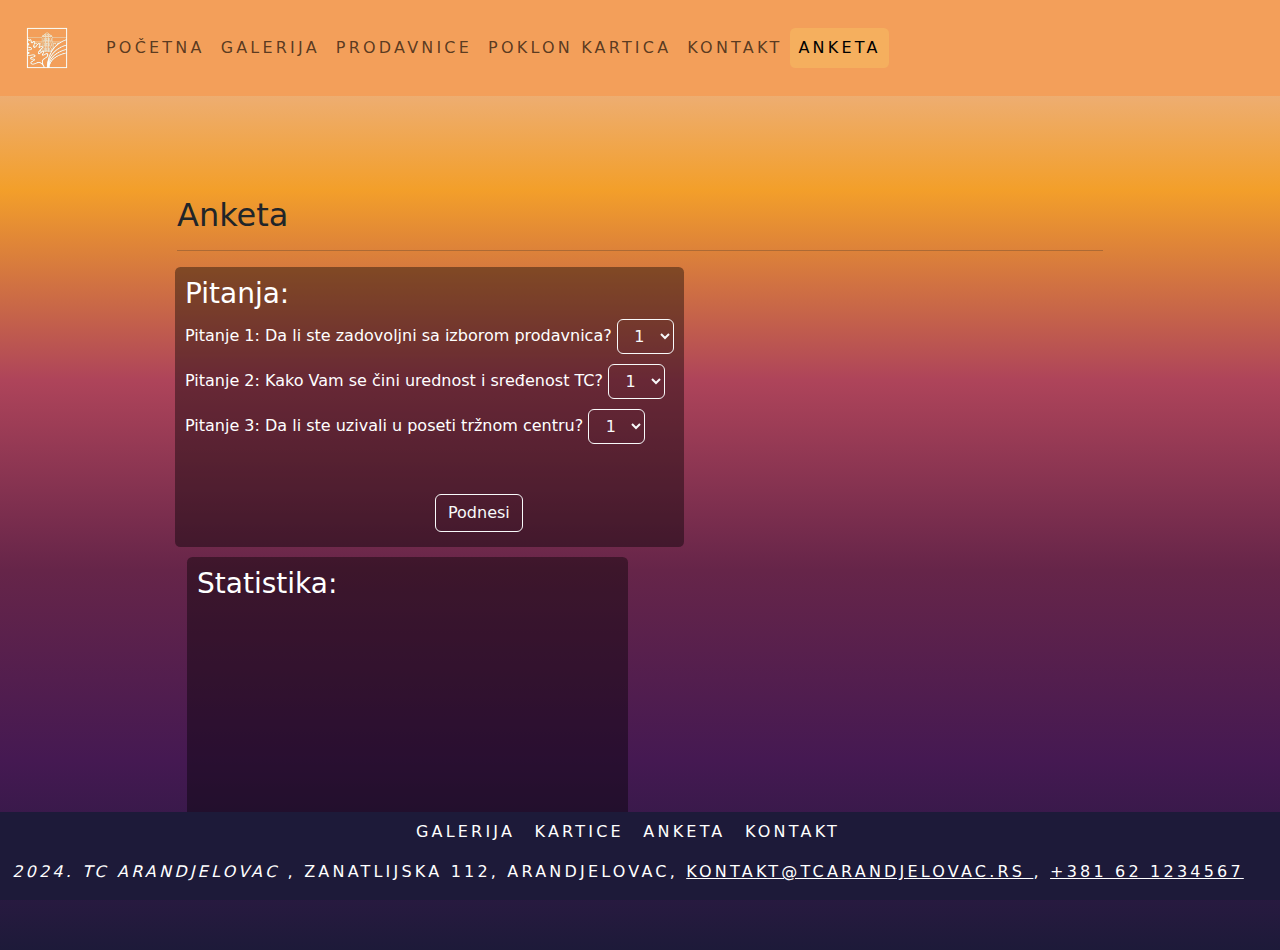
<file: anketa.html>
<!DOCTYPE html>
<html lang="en">
<head>
  <meta charset="UTF-8">
  <meta name="viewport" content="width=device-width, initial-scale=1.0">
  <title>Anketa</title>
    <link rel="icon" href="img/logor.ico" type="image/icon type">
    <link href="./css/bootstrap.min.css" rel="stylesheet"> 
    <link rel="stylesheet" type="text/css" href="css/anketa.css">
  <script src="https://ajax.googleapis.com/ajax/libs/jquery/3.6.0/jquery.min.js"></script>
  <link rel="stylesheet" href="https://cdnjs.cloudflare.com/ajax/libs/font-awesome/6.4.2/css/all.min.css" integrity="sha512-z3gLpd7yknf1YoNbCzqRKc4qyor8gaKU1qmn+CShxbuBusANI9QpRohGBreCFkKxLhei6S9CQXFEbbKuqLg0DA==" crossorigin="anonymous" referrerpolicy="no-referrer" />
</head>
<body>

  <nav class="navbar navbar-expand-lg bg-body-tertiary" >
    <div class="container-fluid">
      <a class="navbar-brand" href="index.html"><img src="./img/logor.png" alt="TC Arandjelovac" height="70" width="70"></a>
      <button class="navbar-toggler" type="button" data-bs-toggle="collapse" data-bs-target="#navbarSupportedContent" aria-controls="navbarSupportedContent" aria-expanded="false" aria-label="Toggle navigation">
        <span class="navbar-toggler-icon"></span>
      </button>
      <div class="collapse navbar-collapse" id="navbarSupportedContent">
        <ul class="navbar-nav me-auto mb-2 mb-lg-0">
          <li class="nav-item">
            <a class="nav-link" aria-current="page" href="index.html">Početna</a>
          </li>
          <li class="nav-item">
            <a class="nav-link" href="galerija.html">Galerija</a>
          </li>
          <li class="nav-item">
            <a class="nav-link" href="prodavnice.html">Prodavnice</a>
          </li>
          <li class="nav-item">
            <a class="nav-link" href="poklonKartica.html">Poklon kartica</a>
          </li>
          <li class="nav-item">
            <a class="nav-link" href="kontakt.html">Kontakt</a>
          </li>
          <li class="nav-item">
            <a class="nav-link  active" href="anketa.html">Anketa</a>
          </li>
        </ul>
        <ul class="navbar-nav me-5">
          <li class="nav-item">
            <a class="nav-link" href="https://www.facebook.com/?locale=sr_RS"><i class="fa-brands fa-facebook fa-2xl"></i></a>
          </li>
          <li class="nav-item">
            <a class="nav-link" href="https://twitter.com/"><i class="fa-brands fa-x-twitter fa-2xl"></i></a>
          </li>
          <li class="nav-item">
            <a class="nav-link" href="https://www.instagram.com/"><i class="fa-brands fa-instagram fa-2xl"></i></a>
          </li>
        </ul>
      </div>
    </div>
  </nav>

  <div class="container" style="margin-top: 100px;">
  <h2>Anketa</h2>
  <hr>
  <div class="row">
  <form class="okvir-teksta col-md-6" id="surveyForm" style="width: fit-content;">
    <h3>Pitanja:</h3>
    <div class="question pitanja" data-question="1">
      <label for="question1">Pitanje 1: Da li ste zadovoljni sa izborom prodavnica?</label>
      <select id="question1" class="answer btn btn-outline-light stilPadajuciMeni">
        <option value="1">1</option>
        <option value="2">2</option>
        <option value="3">3</option>
        <option value="4">4</option>
        <option value="5">5</option>
      </select>
    </div>

    <div class="question pitanja" data-question="2">
      <label for="question2">Pitanje 2: Kako Vam se čini urednost i sređenost TC?</label>
      <select id="question2" class="answer btn btn-outline-light stilPadajuciMeni">
        <option value="1">1</option>
        <option value="2">2</option>
        <option value="3">3</option>
        <option value="4">4</option>
        <option value="5">5</option>
      </select>
    </div>

    <div class="question" data-question="3">
      <label for="question3">Pitanje 3: Da li ste uzivali u poseti tržnom centru?</label>
      <select id="question3" class="answer btn btn-outline-light stilPadajuciMeni">
        <option value="1">1</option>
        <option value="2">2</option>
        <option value="3">3</option>
        <option value="4">4</option>
        <option value="5">5</option>
      </select>
    </div>

    <button id="dugme" class="btn btn-outline-light" type="submit">Podnesi</button>
    

  </form>

  <div class="col-md-6 ovkir-teksta2" id="statistics">
    <div class="okvir-teksta" id="okvir">
    <h3>Statistika:</h3>
    <div id="statsContainer"></div>
  </div>
  </div>
</div>
</div>

  <script>
    $(document).ready(function() {
      var totalQuestions = 3;
      var sum = {};
      var counts = {};

      $('.question').each(function() {
        var questionNumber = $(this).data('question');
        sum[questionNumber] = 0;
        counts[questionNumber] = 0;
      });

      $('#surveyForm').submit(function(e) {
        e.preventDefault(); // Prevent form submission
        
        $('.question').each(function() {
          var questionNumber = $(this).data('question');
          var rating = parseInt($(this).find('.answer').val());
          sum[questionNumber] += rating;
          counts[questionNumber]++;
        });

        // Calculate averages and display statistics
        $('#statsContainer').empty();
        for (var i = 1; i <= totalQuestions; i++) {
          var average = sum[i] / counts[i];
          var color;
          if (average >= 3.5) {
            color = 'green';
          } else if (average >= 2.5) {
            color = 'orange';
          } else {
            color = 'red';
          }
          var stat = $('<p>').text('Pitanje ' + i + ': Prosečna ocena: ' + average.toFixed(2)).css('color', color);
          $('#statsContainer').append(stat);
        }
      });
    });

    //okvir teksta
    $(document).ready(function(){
    $("#dugme").click(function(){
        $("#okvir").fadeIn();
    });
});
  </script>

<footer class="position-absolute primarna-pozadina-footer primarna-boja-pozadine mt-2" style="width: 100%; position: fixed; bottom: 0;">
  <div class="row text-center container-fluid">
    <div class="col-md-12">
      <ul class="list-inline pt-2">
        <li class="list-inline-item">
          <a href="galerija.html">Galerija</a>
        </li>
        <li class="list-inline-item">
          <a href="poklonKartica.html">Kartice</a>
        </li>
        <li class="list-inline-item">
          <a href="anketa.html">Anketa</a>
        </li>
        <li class="list-inline-item">
          <a href="kontakt.html">Kontakt</a>
        </li>
      </ul>
      <p><i class="fa-solid fa-copyright"> 2024.  TC Arandjelovac</i> , Zanatlijska 112, Arandjelovac, 
        <a href="mailto:kontakt@BodyForge.rs"> kontakt@TCArandjelovac.rs </a>, <a href="tel:+381621234567"> +381 62 1234567 </a></p>
    </div>
  </div>
</footer>

</body>
</html>
</file>
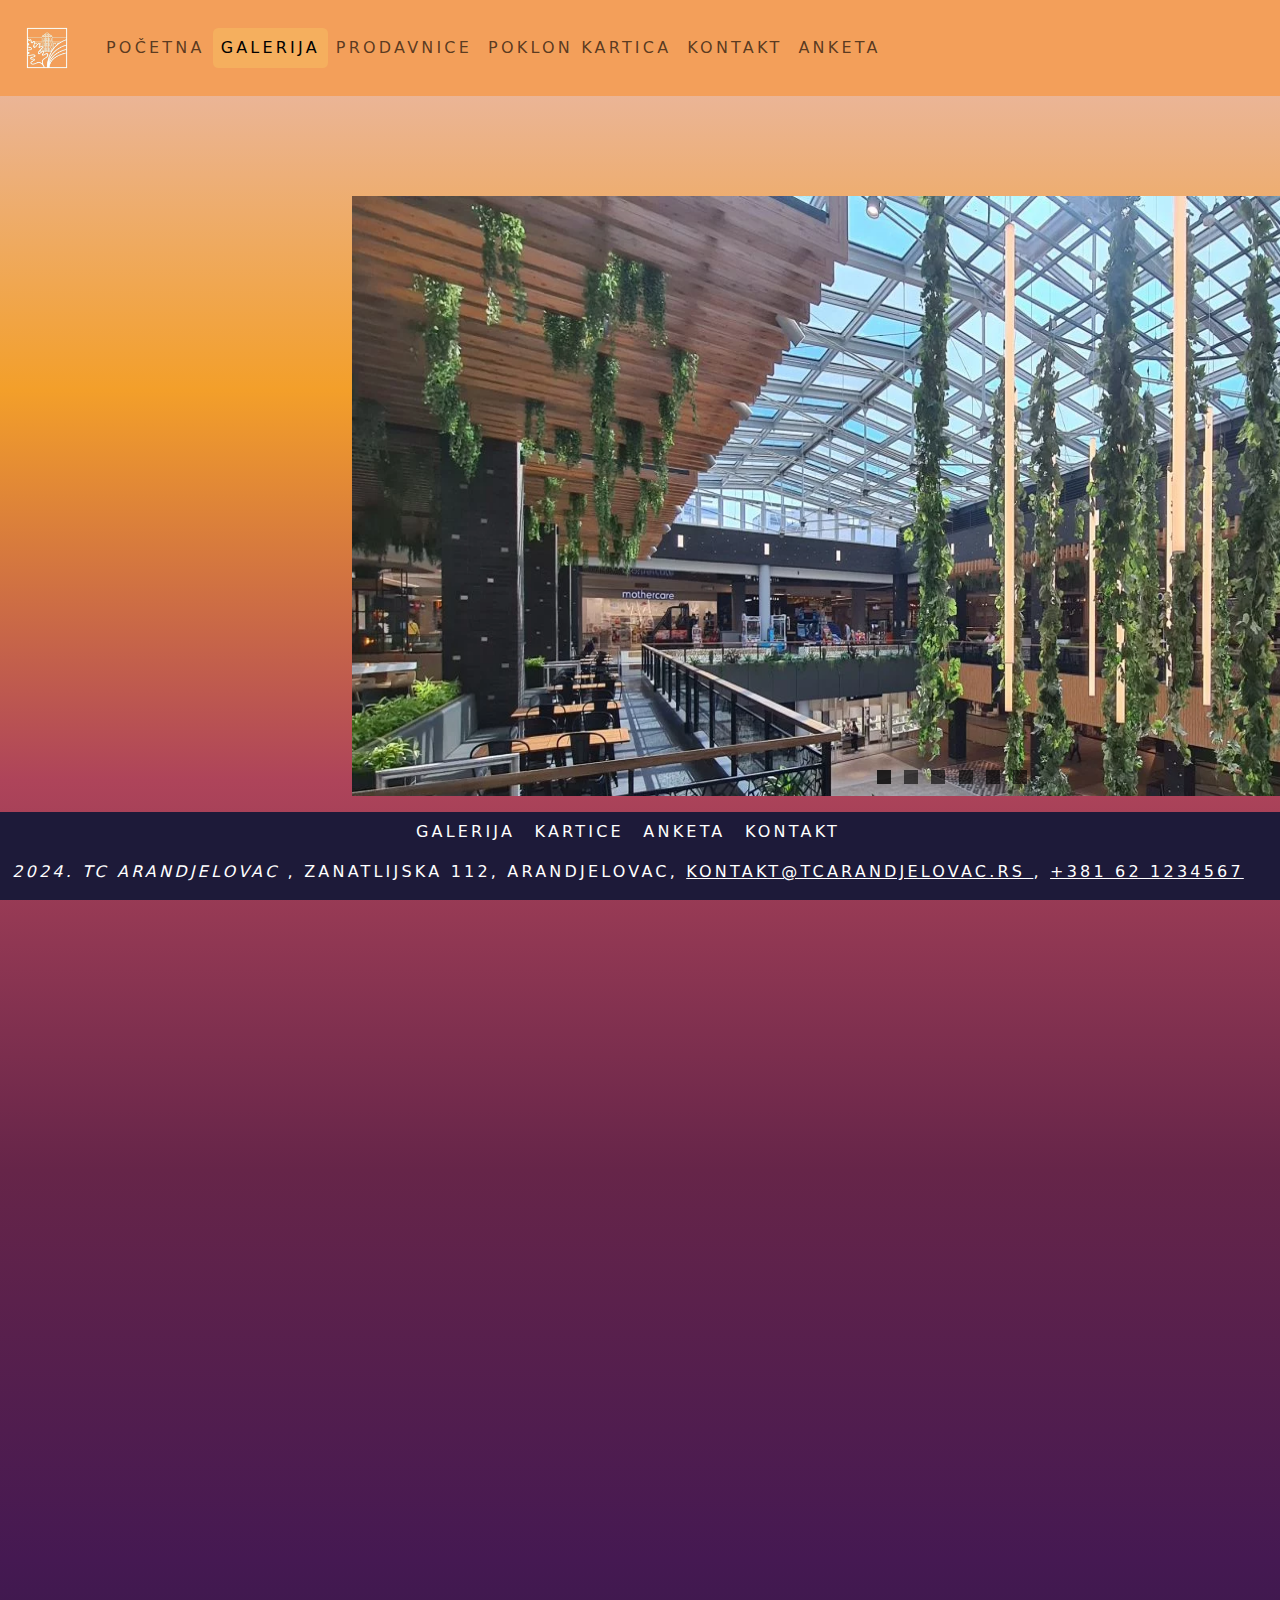
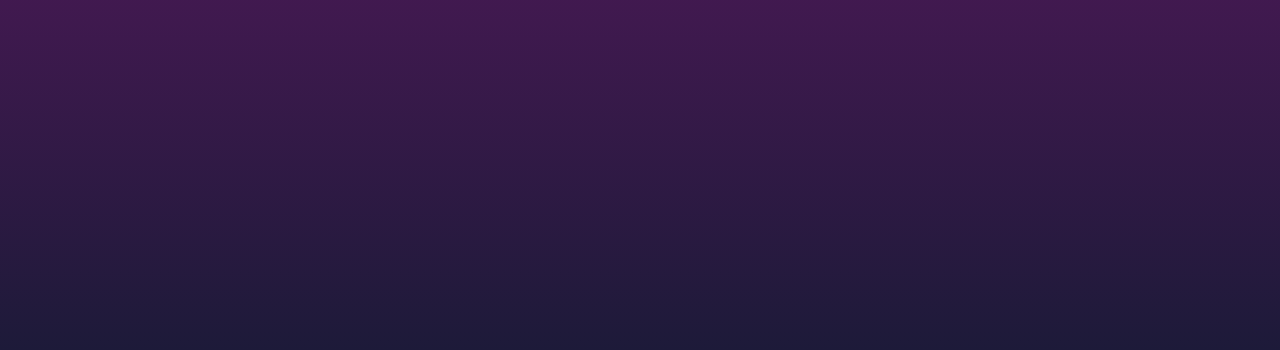
<file: galerija.html>
<!doctype html>
<html lang="en">
  <head>
    <meta charset="utf-8">
    <meta name="viewport" content="width=device-width, initial-scale=1">
    <meta name="description" content="pomocu galerije pogledajte slike iz naseg trznog centar.">
    <meta name="keywords" content="slike, galerija, izgled, trzni, trzni centar, Arandjelovac">
    <meta name="autor" content="Uros Stojnic, urosnrt622@gs.viser.edu.rs">

    <title>TC Arandjelovac - Galerija</title>
    <link rel="icon" href="img/logor.ico" type="image/icon type">
    <link href="./css/bootstrap.min.css" rel="stylesheet"> 
    <link rel="stylesheet" href="css/style.css">
    <link rel="stylesheet" type="text/css" href="css/galerijaProba.css">
    <link rel="stylesheet" href="https://cdnjs.cloudflare.com/ajax/libs/font-awesome/6.4.2/css/all.min.css" integrity="sha512-z3gLpd7yknf1YoNbCzqRKc4qyor8gaKU1qmn+CShxbuBusANI9QpRohGBreCFkKxLhei6S9CQXFEbbKuqLg0DA==" crossorigin="anonymous" referrerpolicy="no-referrer" />
  </head>
    <body>  
      <nav class="navbar navbar-expand-lg bg-body-tertiary" >
        <div class="container-fluid">
          <a class="navbar-brand" href="index.html"><img src="./img/logor.png" alt="BodyForge - LOGO" height="70" width="70" style="float: left;"></a>
          <button class="navbar-toggler" type="button" data-bs-toggle="collapse" data-bs-target="#navbarSupportedContent" aria-controls="navbarSupportedContent" aria-expanded="false" aria-label="Toggle navigation">
            <span class="navbar-toggler-icon"></span>
          </button>
          <div class="collapse navbar-collapse" id="navbarSupportedContent">
            <ul class="navbar-nav me-auto mb-2 mb-lg-0">
              <li class="nav-item">
                <a class="nav-link" aria-current="page" href="index.html">Početna</a>
              </li>
              <li class="nav-item">
                <a class="nav-link active" href="galerija.html">Galerija</a>
              </li>
              <li class="nav-item">
                <a class="nav-link" href="prodavnice.html">Prodavnice</a>
              </li>
              <li class="nav-item">
                <a class="nav-link" href="poklonKartica.html">Poklon kartica</a>
              </li>
              <li class="nav-item">
                <a class="nav-link" href="kontakt.html">Kontakt</a>
              </li>
              <li class="nav-item">
                <a class="nav-link" href="anketa.html">Anketa</a>
              </li>
            </ul>
            <ul class="navbar-nav me-5">
              <li class="nav-item">
                <a class="nav-link" href="https://www.facebook.com/?locale=sr_RS"><i class="fa-brands fa-facebook fa-2xl"></i></a>
              </li>
              <li class="nav-item">
                <a class="nav-link" href="https://twitter.com/"><i class="fa-brands fa-x-twitter fa-2xl"></i></a>
              </li>
              <li class="nav-item">
                <a class="nav-link" href="https://www.instagram.com/"><i class="fa-brands fa-instagram fa-2xl"></i></a>
              </li>
            </ul>
          </div>
        </div>
      </nav>
      <p></p>
      
      <ul class="slides">
        <input type="radio" name="radio-btn" id="img-1" checked />
        <li class="slide-container">
            <div class="slide">
                <img src="img/galerija/slika1.jpg">
            </div>
        <div class="nav">
            <label for="img-6" class="prev">&#x2039;</label>
            <label for="img-2" class="next">&#x203a;</label>
        </div>
        </li>
  
        <input type="radio" name="radio-btn" id="img-2" />
        <li class="slide-container">
            <div class="slide">
                <img src="img/galerija/slika2.png">
            </div>
        <div class="nav">
            <label for="img-1" class="prev">&#x2039;</label>
            <label for="img-3" class="next">&#x203a;</label>
        </div>
        </li>
    
        <input type="radio" name="radio-btn" id="img-3"  />
        <li class="slide-container">
            <div class="slide">
                <img src="img/galerija/slika3.jpg">
            </div>
        <div class="nav">
            <label for="img-2" class="prev">&#x2039;</label>
            <label for="img-4" class="next">&#x203a;</label>
        </div>
        </li>
    
        <input type="radio" name="radio-btn" id="img-4"  />
        <li class="slide-container">
            <div class="slide">
                <img src="img/galerija/slika4.png">
            </div>
        <div class="nav">
            <label for="img-3" class="prev">&#x2039;</label>
            <label for="img-5" class="next">&#x203a;</label>
        </div>
        </li>
    
        <input type="radio" name="radio-btn" id="img-5" />
        <li class="slide-container">
            <div class="slide">
                <img src="img/galerija/slika5.jpg">
            </div>
        <div class="nav">
            <label for="img-4" class="prev">&#x2039;</label>
            <label for="img-6" class="next">&#x203a;</label>
        </div>
        </li>
   
        <input type="radio" name="radio-btn" id="img-6" />
        <li class="slide-container">
            <div class="slide">
                <img src="img/galerija/slika6.jpg">
            </div>
        <div class="nav">
            <label for="img-5" class="prev">&#x2039;</label>
            <label for="img-1" class="next">&#x203a;</label>
        </div>
        </li>

        <li class="nav-dots">
            <label for="img-1" class="nav-dot" id="img-dot-1"></label>
            <label for="img-2" class="nav-dot" id="img-dot-2"></label>
            <label for="img-3" class="nav-dot" id="img-dot-3"></label>
            <label for="img-4" class="nav-dot" id="img-dot-4"></label>
            <label for="img-5" class="nav-dot" id="img-dot-5"></label>
            <label for="img-6" class="nav-dot" id="img-dot-6"></label>
        </li>
    </ul>
    
      <script src="./js/galerija-script.js" ></script>

      <footer class=" primarna-pozadina-footer primarna-boja-pozadine " style="width: 100%; bottom: 0; left: 0; position: fixed;">
        <div class="row text-center container-fluid">
          <div class="col-md-12">
            <ul class="list-inline pt-2">
              <li class="list-inline-item">
                <a href="galerija.html">Galerija</a>
              </li>
              <li class="list-inline-item">
                <a href="poklonKartica.html">Kartice</a>
              </li>
              <li class="list-inline-item">
                <a href="anketa.html">Anketa</a>
              </li>
              <li class="list-inline-item">
                <a href="kontakt.html">Kontakt</a>
              </li>
            </ul>
            <p><i class="fa-solid fa-copyright"> 2024.  TC Arandjelovac</i> , Zanatlijska 112, Arandjelovac, 
              <a href="mailto:kontakt@BodyForge.rs"> kontakt@TCArandjelovac.rs </a>, <a href="tel:+381621234567"> +381 62 1234567 </a></p>
          </div>
        </div>
      </footer>
        <script src="./js/bootstrap.bundle.min.js" ></script>
    </body>
</html>
</file>
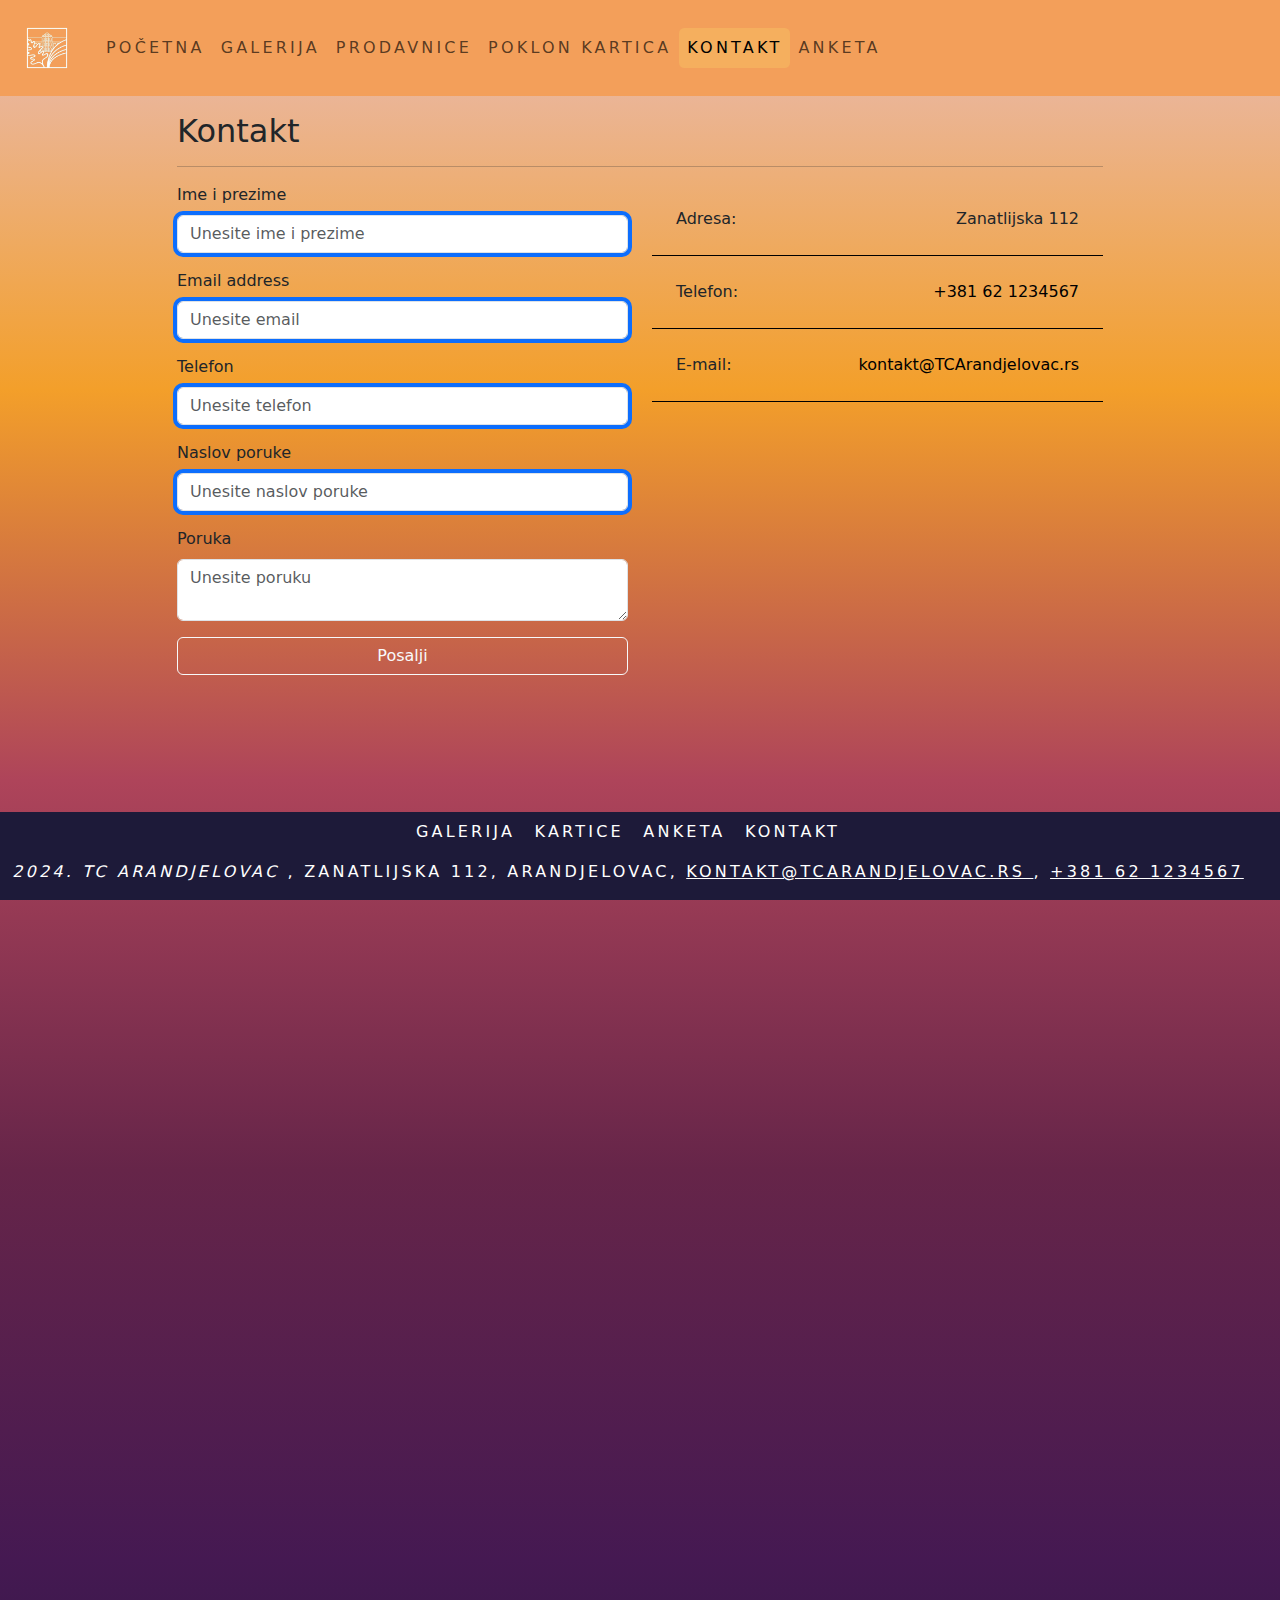
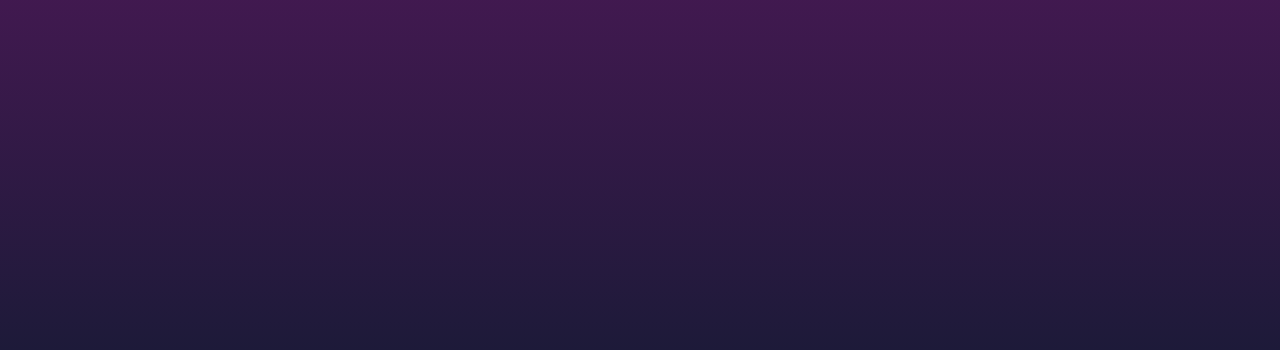
<file: kontakt.html>
<!doctype html>
<html lang="en">
  <head>
    <meta charset="utf-8">
    <meta name="viewport" content="width=device-width, initial-scale=1">
    <meta name="description" content="Pomocu kontakt strane mozete nas kontaktirati ukoliko imate neko pitanje ">
    <meta name="keywords" content="kontakt, pitanje, poslati">
    <meta name="autor" content="Uros Stojnic, urosnrt622@gs.viser.edu.rs">

    <title>Kontakt</title>
    <link rel="icon" href="img/logor.ico" type="image/icon type">
    <link href="./css/bootstrap.min.css" rel="stylesheet"> 
    <link rel="stylesheet" type="text/css" href="css/style.css">
    <link rel="stylesheet" href="https://cdnjs.cloudflare.com/ajax/libs/font-awesome/6.4.2/css/all.min.css" integrity="sha512-z3gLpd7yknf1YoNbCzqRKc4qyor8gaKU1qmn+CShxbuBusANI9QpRohGBreCFkKxLhei6S9CQXFEbbKuqLg0DA==" crossorigin="anonymous" referrerpolicy="no-referrer" />
  </head> 
    <body style="overflow: hidden; height: 1080px;">  
      <nav class="navbar navbar-expand-lg bg-body-tertiary" >
        <div class="container-fluid">
          <a class="navbar-brand" href="index.html"><img src="./img/logor.png" alt="TCArandjelovac - LOGO" height="70" width="70" style="float: left;"></a>
          <button class="navbar-toggler" type="button" data-bs-toggle="collapse" data-bs-target="#navbarSupportedContent" aria-controls="navbarSupportedContent" aria-expanded="false" aria-label="Toggle navigation">
            <span class="navbar-toggler-icon"></span>
          </button>
          <div class="collapse navbar-collapse" id="navbarSupportedContent">
            <ul class="navbar-nav me-auto mb-2 mb-lg-0">
              <li class="nav-item">
                <a class="nav-link" aria-current="page" href="index.html">Početna</a>
              </li>
              <li class="nav-item">
                <a class="nav-link" href="galerija.html">Galerija</a>
              </li>
              <li class="nav-item">
                <a class="nav-link" href="prodavnice.html">Prodavnice</a>
              </li>
              <li class="nav-item">
                <a class="nav-link" href="poklonKartica.html">Poklon kartica</a>
              </li>
              <li class="nav-item">
                <a class="nav-link active" href="kontakt.html">Kontakt</a>
              </li>
              <li class="nav-item">
                <a class="nav-link" href="anketa.html">Anketa</a>
              </li>
            </ul>
            <ul class="navbar-nav me-5">
              <li class="nav-item">
                <a class="nav-link" href="https://www.facebook.com/?locale=sr_RS"><i class="fa-brands fa-facebook fa-2xl"></i></a>
              </li>
              <li class="nav-item">
                <a class="nav-link" href="https://twitter.com/"><i class="fa-brands fa-x-twitter fa-2xl"></i></a>
              </li>
              <li class="nav-item">
                <a class="nav-link" href="https://www.instagram.com/"><i class="fa-brands fa-instagram fa-2xl"></i></a>
              </li>
            </ul>
          </div>
        </div>
      </nav>
      <p></p>
      
      <div class="container">
        <h2>Kontakt</h2>
        <hr>
        <div class="row">
        <div class="col-md-6">
          <form method="post" action="izlaznaStrana.html">
            <div class="mb-3">
                <label for="imePrezime" class="form-label"><i class="fa-solid fa-user"></i> Ime i prezime</label>
                <input type="text" class="form-control" id="imePrezime" aria-describedby="imePrezimeHelp" placeholder="Unesite ime i prezime" required>
              </div>
            <div class="mb-3">
              <label for="exampleInputEmail1" class="form-label"><i class="fa-solid fa-envelope"></i> Email address</label>
              <input type="email" class="form-control" id="exampleInputEmail1" aria-describedby="emailHelp" placeholder="Unesite email" required>
            </div>
            <div class="mb-3">
                <label for="telefon" class="form-label"><i class="fa-solid fa-phone"></i> Telefon</label>
                <input type="tel" class="form-control" id="telefon" placeholder="Unesite telefon" required>
              </div>
              <div class="mb-3">
                <label for="naslovPoruke" class="form-label"><i class="fa-solid fa-comment"></i> Naslov poruke</label>
                <input type="text" class="form-control" id="naslovPoruke" placeholder="Unesite naslov poruke" required>
              </div>
              <div class="mb-3">
                <label for="poruka" class="form-label"><i class="fa-solid fa-message"></i> Poruka</label>
                <textarea class="form-control"row="5" placeholder="Unesite poruku" required></textarea>
              </div>
              <div class="d-grid gap-2">
                
                <button type="submit" class="btn btn-outline-light" style="width: 100%;"><i class="fa-solid fa-paper-plane" ></i> Posalji</button>
  
              </div>
          </form>
        </div>
        <div class="col-md-6">
            <ul class="list-unstyled">
                <li class="bottom-border-red">
                  <i class="fa-solid fa-location-dot"></i> Adresa: <span class="float-end">Zanatlijska 112</span>
                </li>
                <li class="bottom-border-red">
                  <i class="fa-solid fa-phone-volume"></i> Telefon: <span class="float-end"><a href="tel:+381621234567">+381 62 1234567</a></span>
                </li>
                <li class="bottom-border-red">
                  <i class="fa-solid fa-at"></i> E-mail: <span class="float-end"><a href="mailto:kontakt@TCArandjelovac.rs">kontakt@TCArandjelovac.rs</a></span>
                </li>
            </ul>
            <iframe src="https://www.google.com/maps/embed?pb=!1m18!1m12!1m3!1d1200.5323646414531!2d20.586641932331815!3d44.30248215582057!2m3!1f0!2f0!3f0!3m2!1i1024!2i768!4f13.1!3m3!1m2!1s0x47574cde7fb706e1%3A0xf8a1b74230f71bc9!2z0JfQsNC90LDRgtC70LjRmNGB0LrQsCAxMTIsINCQ0YDQsNC90ZLQtdC70L7QstCw0YY!5e0!3m2!1ssr!2srs!4v1712421110206!5m2!1ssr!2srs" width="100%" height="255" style="border:0;" allowfullscreen="" loading="lazy" referrerpolicy="no-referrer-when-downgrade"></iframe>
        </div>
    </div>
      </div>
      <footer class=" primarna-pozadina-footer primarna-boja-pozadine " style="width: 100%; bottom: 0; left: 0; position: fixed;">
        <div class="row text-center container-fluid">
          <div class="col-md-12">
            <ul class="list-inline pt-2">
              <li class="list-inline-item">
                <a href="galerija.html">Galerija</a>
              </li>
              <li class="list-inline-item">
                <a href="poklonKartica.html">Kartice</a>
              </li>
              <li class="list-inline-item">
                <a href="anketa.html">Anketa</a>
              </li>
              <li class="list-inline-item">
                <a href="kontakt.html">Kontakt</a>
              </li>
            </ul>
            <p><i class="fa-solid fa-copyright"> 2024.  TC Arandjelovac</i> , Zanatlijska 112, Arandjelovac, 
              <a href="mailto:kontakt@BodyForge.rs"> kontakt@TCArandjelovac.rs </a>, <a href="tel:+381621234567"> +381 62 1234567 </a></p>
          </div>
        </div>
      </footer>
        <script src="./js/bootstrap.bundle.min.js" ></script>
    </body>
</html>
</file>
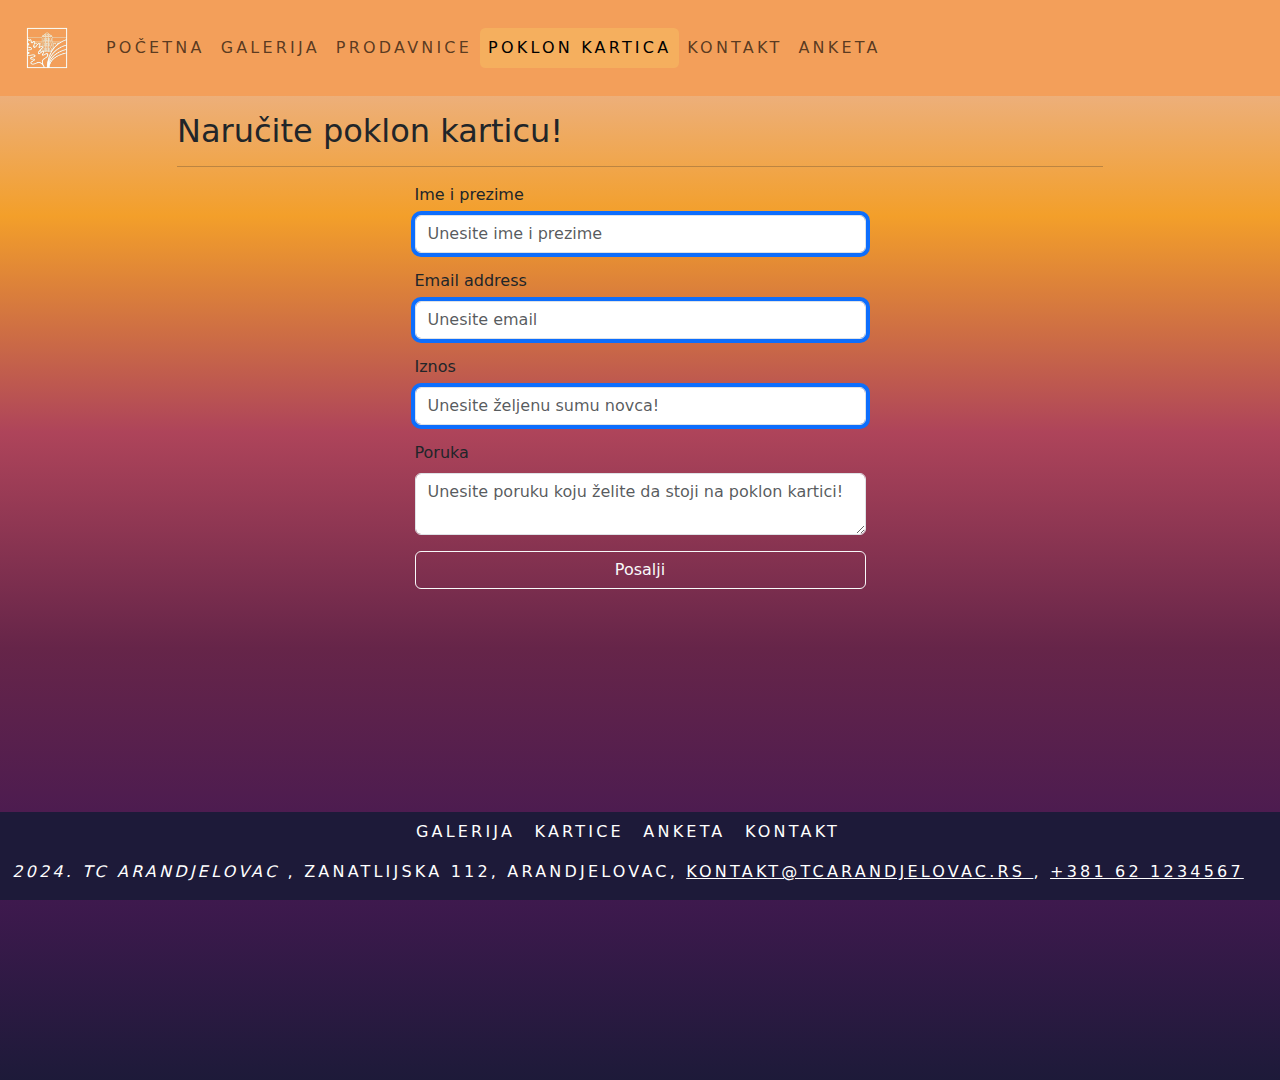
<file: poklonKartica.html>
<!doctype html>
<html lang="en">
  <head>
    <meta charset="utf-8">
    <meta name="viewport" content="width=device-width, initial-scale=1">
    <meta name="description" content="Ovde mozete naruciti svoju poklon karticu!">
    <meta name="keywords" content="poklon kartica,poklon, kartica, pare, novac">
    <meta name="autor" content="Uros Stojnic, urosnrt622@gs.viser.edu.rs">

    <title>Narucivanje poklon Kartice</title>
    <link rel="icon" href="img/logor.ico" type="image/icon type">
    <link href="./css/bootstrap.min.css" rel="stylesheet"> 
    <link rel="stylesheet" type="text/css" href="css/poklonKartica.css">
    <link rel="stylesheet" href="https://cdnjs.cloudflare.com/ajax/libs/font-awesome/6.4.2/css/all.min.css" integrity="sha512-z3gLpd7yknf1YoNbCzqRKc4qyor8gaKU1qmn+CShxbuBusANI9QpRohGBreCFkKxLhei6S9CQXFEbbKuqLg0DA==" crossorigin="anonymous" referrerpolicy="no-referrer" />
  </head> 
    <body style="overflow: hidden; height: 1080px;">  
      <nav class="navbar navbar-expand-lg bg-body-tertiary" >
        <div class="container-fluid">
          <a class="navbar-brand" href="index.html"><img src="./img/logor.png" alt="TCArandjelovac - LOGO" height="70" width="70" style="float: left;"></a>
          <button class="navbar-toggler" type="button" data-bs-toggle="collapse" data-bs-target="#navbarSupportedContent" aria-controls="navbarSupportedContent" aria-expanded="false" aria-label="Toggle navigation">
            <span class="navbar-toggler-icon"></span>
          </button>
          <div class="collapse navbar-collapse" id="navbarSupportedContent">
            <ul class="navbar-nav me-auto mb-2 mb-lg-0">
              <li class="nav-item">
                <a class="nav-link" aria-current="page" href="index.html">Početna</a>
              </li>
              <li class="nav-item">
                <a class="nav-link" href="galerija.html">Galerija</a>
              </li>
              <li class="nav-item">
                <a class="nav-link" href="prodavnice.html">Prodavnice</a>
              </li>
              <li class="nav-item">
                <a class="nav-link active" href="poklonKartica.html">Poklon kartica</a>
              </li>
              <li class="nav-item">
                <a class="nav-link" href="kontakt.html">Kontakt</a>
              </li>
              <li class="nav-item">
                <a class="nav-link" href="anketa.html">Anketa</a>
              </li>
            </ul>
            <ul class="navbar-nav me-5">
              <li class="nav-item">
                <a class="nav-link" href="https://www.facebook.com/?locale=sr_RS"><i class="fa-brands fa-facebook fa-2xl"></i></a>
              </li>
              <li class="nav-item">
                <a class="nav-link" href="https://twitter.com/"><i class="fa-brands fa-x-twitter fa-2xl"></i></a>
              </li>
              <li class="nav-item">
                <a class="nav-link" href="https://www.instagram.com/"><i class="fa-brands fa-instagram fa-2xl"></i></a>
              </li>
            </ul>
          </div>
        </div>
      </nav>
      <p></p>
      
      <div class="container col-12 col-sm-12">
        <h2>Naručite poklon karticu!</h2>
        <hr>
        <div class="row">
        <div class="col-md-6 offset-3">

          <form method="post">

            <div class="mb-3">
                <label for="imePrezime" class="form-label"><i class="fa-solid fa-user"></i> Ime i prezime</label>
                <input id="imePrezime" type="imePrezime" class="form-control" id="imePrezime" aria-describedby="imePrezimeHelp" placeholder="Unesite ime i prezime" required>
              </div>

            <div class="mb-3">
              <label for="exampleInputEmail1" class="form-label"><i class="fa-solid fa-envelope"></i> Email address</label>
              <input id="email" type="email" class="form-control" aria-describedby="emailHelp" placeholder="Unesite email" required>
            </div>

            <div class="mb-3">
                <label for="suma" class="form-label"><i class="fa-solid fa-dollar"></i> Iznos</label>
                <input id="suma" type="suma" class="form-control"row="5" placeholder="Unesite željenu sumu novca!" required></textarea>
            </div>

            <div class="mb-3">
                <label for="poruka" class="form-label"><i class="fa-solid fa-message"></i> Poruka</label>
                <textarea class="form-control"row="5" placeholder="Unesite poruku koju želite da stoji na poklon kartici!" required></textarea>
            </div>

            
                
                <!--<button class="btn btn-outline-light" style="width: 100%;" onclick="callAlert()"><i class="fa-solid fa-paper-plane"></i> Posalji</button>-->
                
                <button class="btn btn-outline-light" style="width: 100%;" onclick="callAlert(msg)"><i class="fa-solid fa-paper-plane" > </i> Posalji</button>

            

          </form>

        </div>
        
    </div>
      </div>

      <script>
        function callAlert(msg){
            alert(msg)
        }
      </script>

<!--  
     <script>
       $(document).ready(function() {
      $('#contactForm').submit(function(e) {
        e.preventDefault(); // Prevent the form from submitting normally

        // Show success message
        $('#toastBox').text('Uspješno ste naručili karticu!');

        // Optionally, you can submit the form programmatically if needed
        // $(this).unbind('submit').submit();
      });
    }); 
     </script>-->


      <footer class=" primarna-pozadina-footer primarna-boja-pozadine " style="width: 100%; bottom: 0; left: 0; position: fixed;">
        <div class="row text-center container-fluid">
          <div class="col-md-12">
            <ul class="list-inline pt-2">
              <li class="list-inline-item">
                <a href="galerija.html">Galerija</a>
              </li>
              <li class="list-inline-item">
                <a href="poklonKartica.html">Kartice</a>
              </li>
              <li class="list-inline-item">
                <a href="anketa.html">Anketa</a>
              </li>
              <li class="list-inline-item">
                <a href="kontakt.html">Kontakt</a>
              </li>
            </ul>
            <p><i class="fa-solid fa-copyright"> 2024.  TC Arandjelovac</i> , Zanatlijska 112, Arandjelovac, 
              <a href="mailto:kontakt@BodyForge.rs"> kontakt@TCArandjelovac.rs </a>, <a href="tel:+381621234567"> +381 62 1234567 </a></p>
          </div>
        </div>
      </footer>
        <script src="./js/bootstrap.bundle.min.js"></script>
        <script src="https://ajax.googleapis.com/ajax/libs/jquery/3.6.0/jquery.min.js"></script>
        <script src="js/jQueryPoklonKartica.js"></script>
    </body>
</html>
</file>
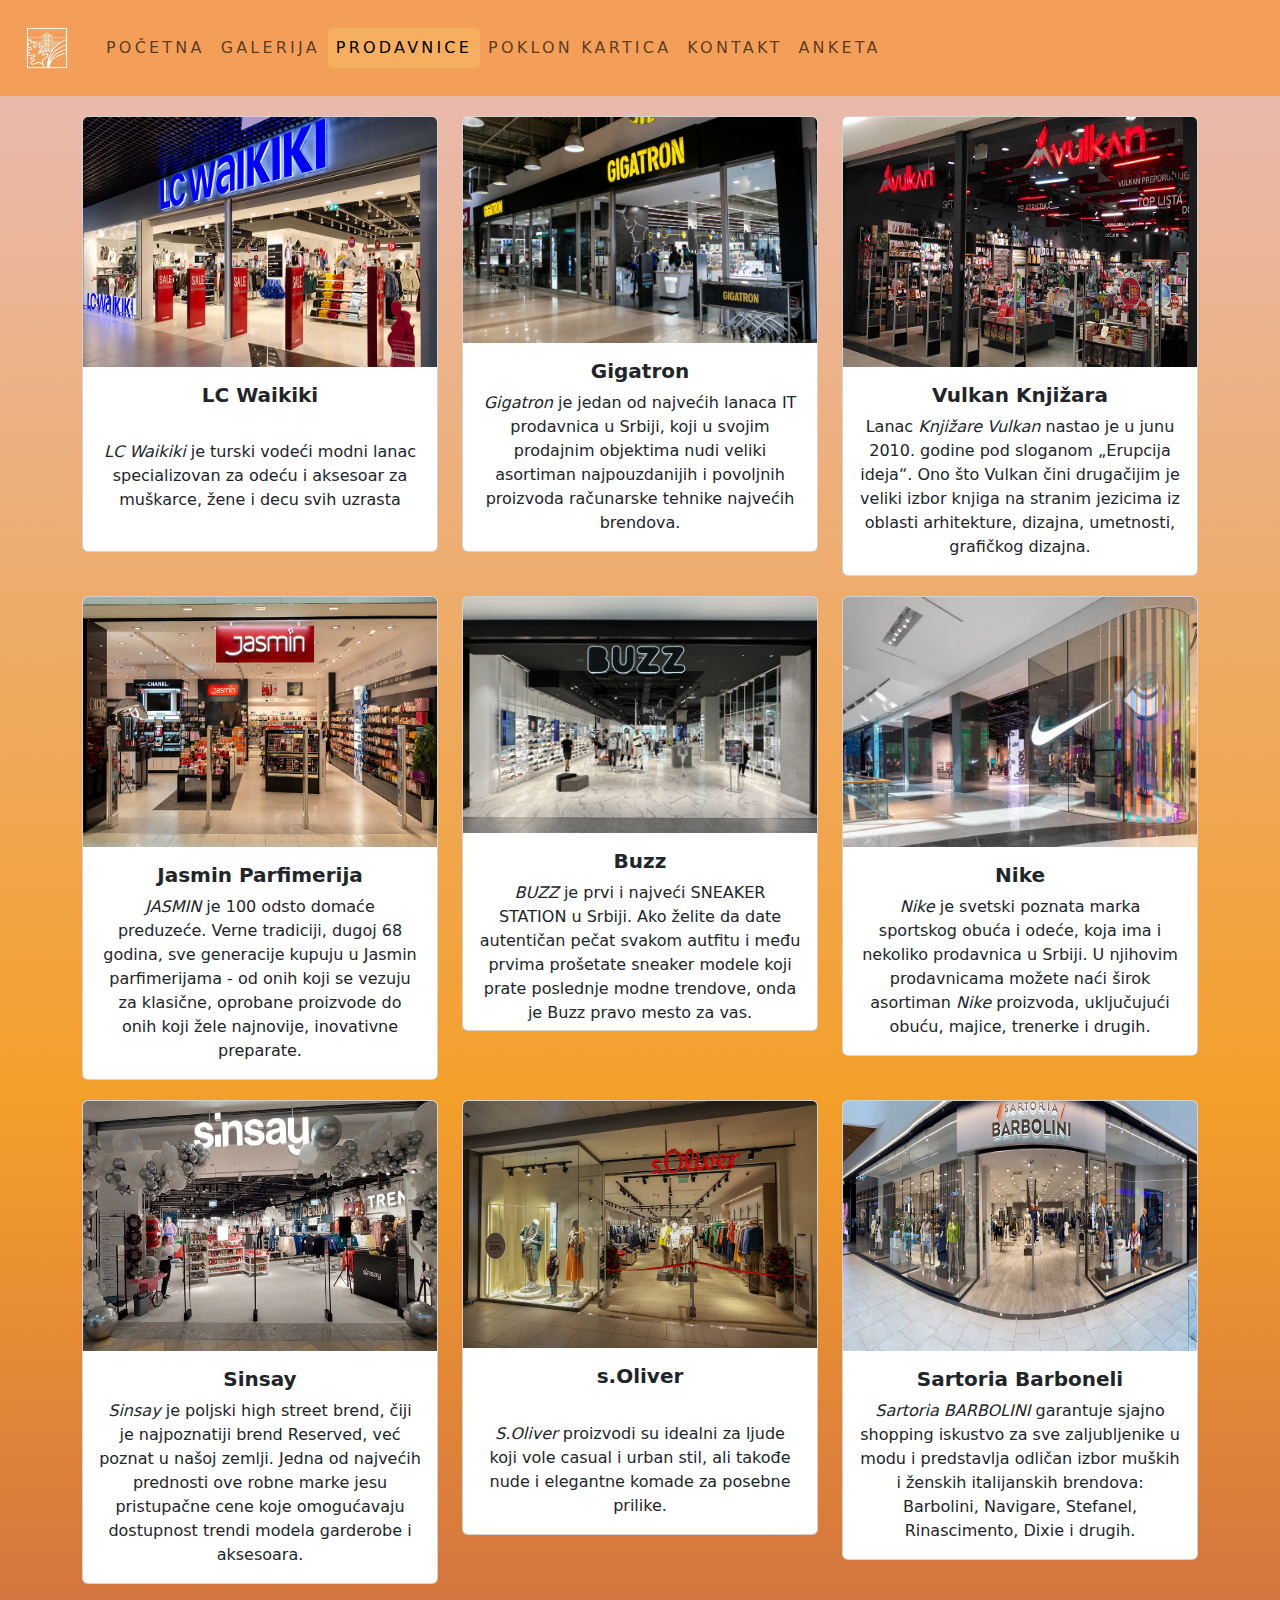
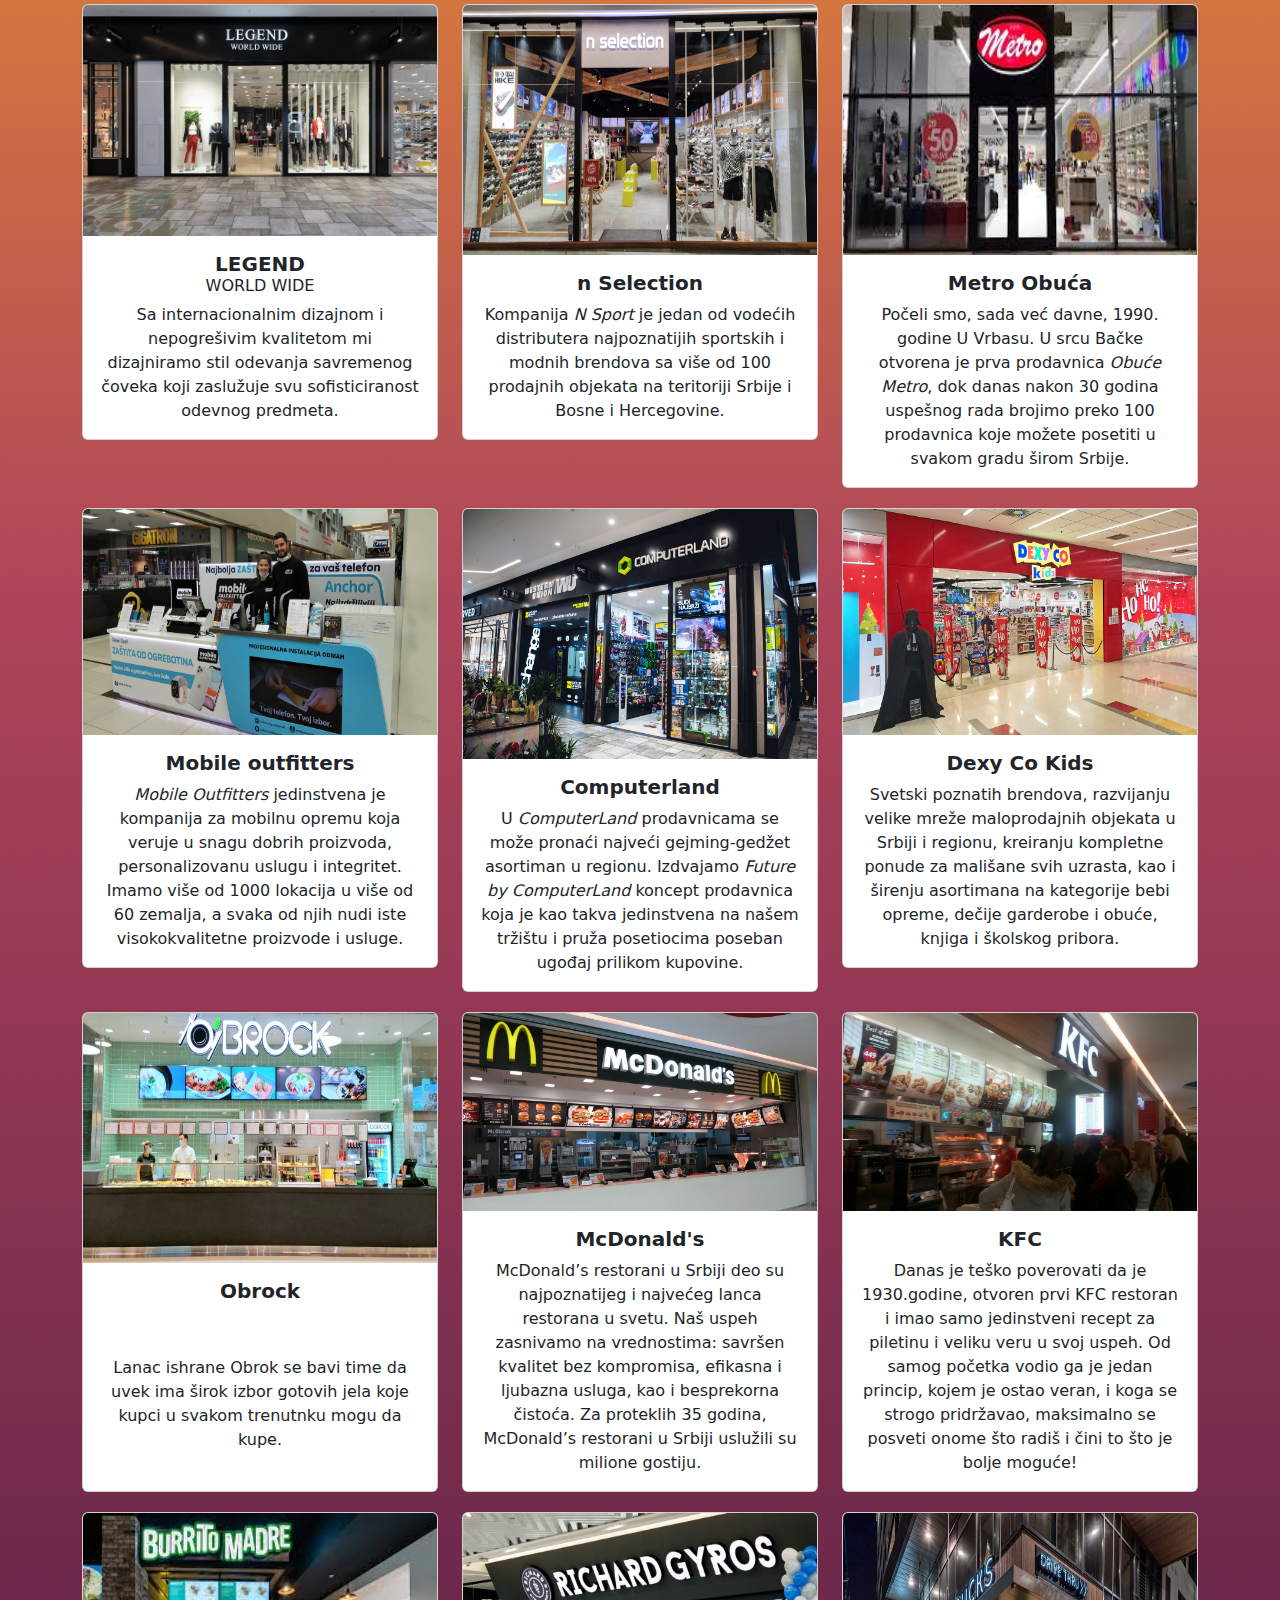
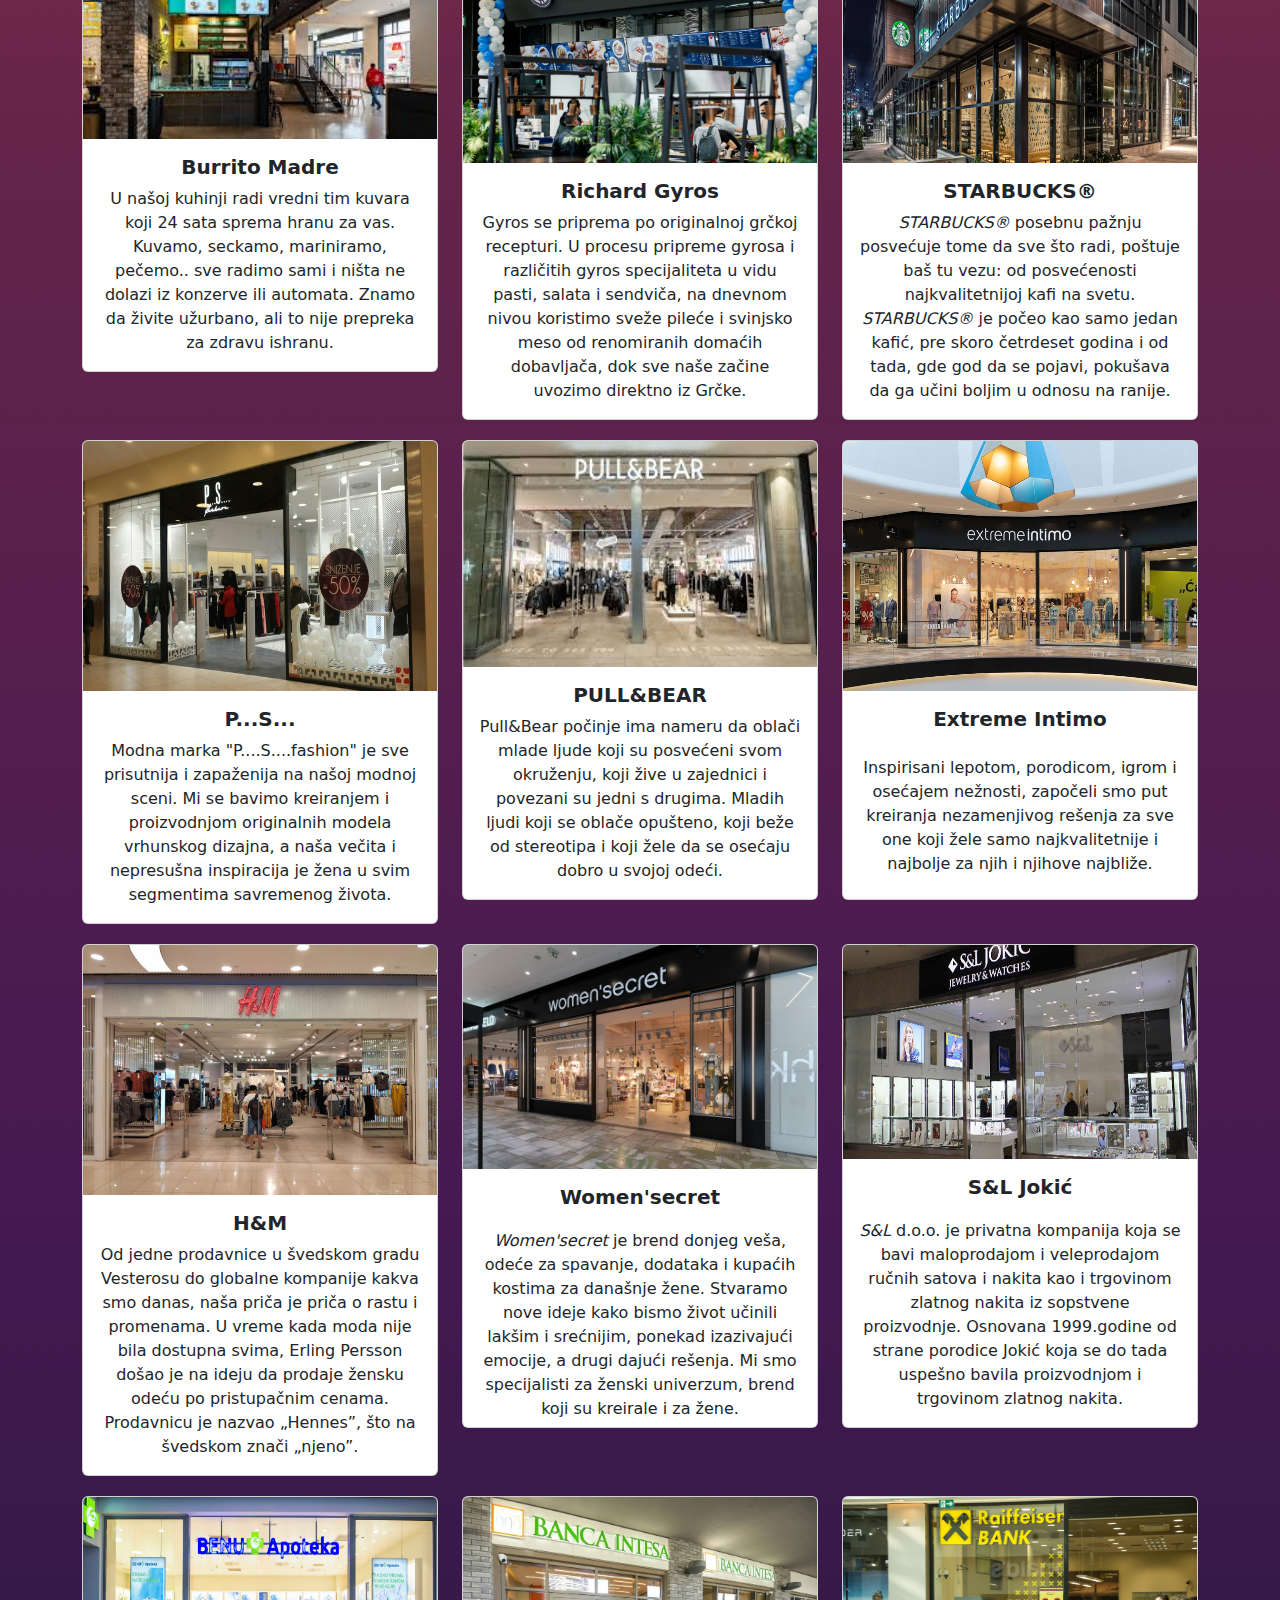
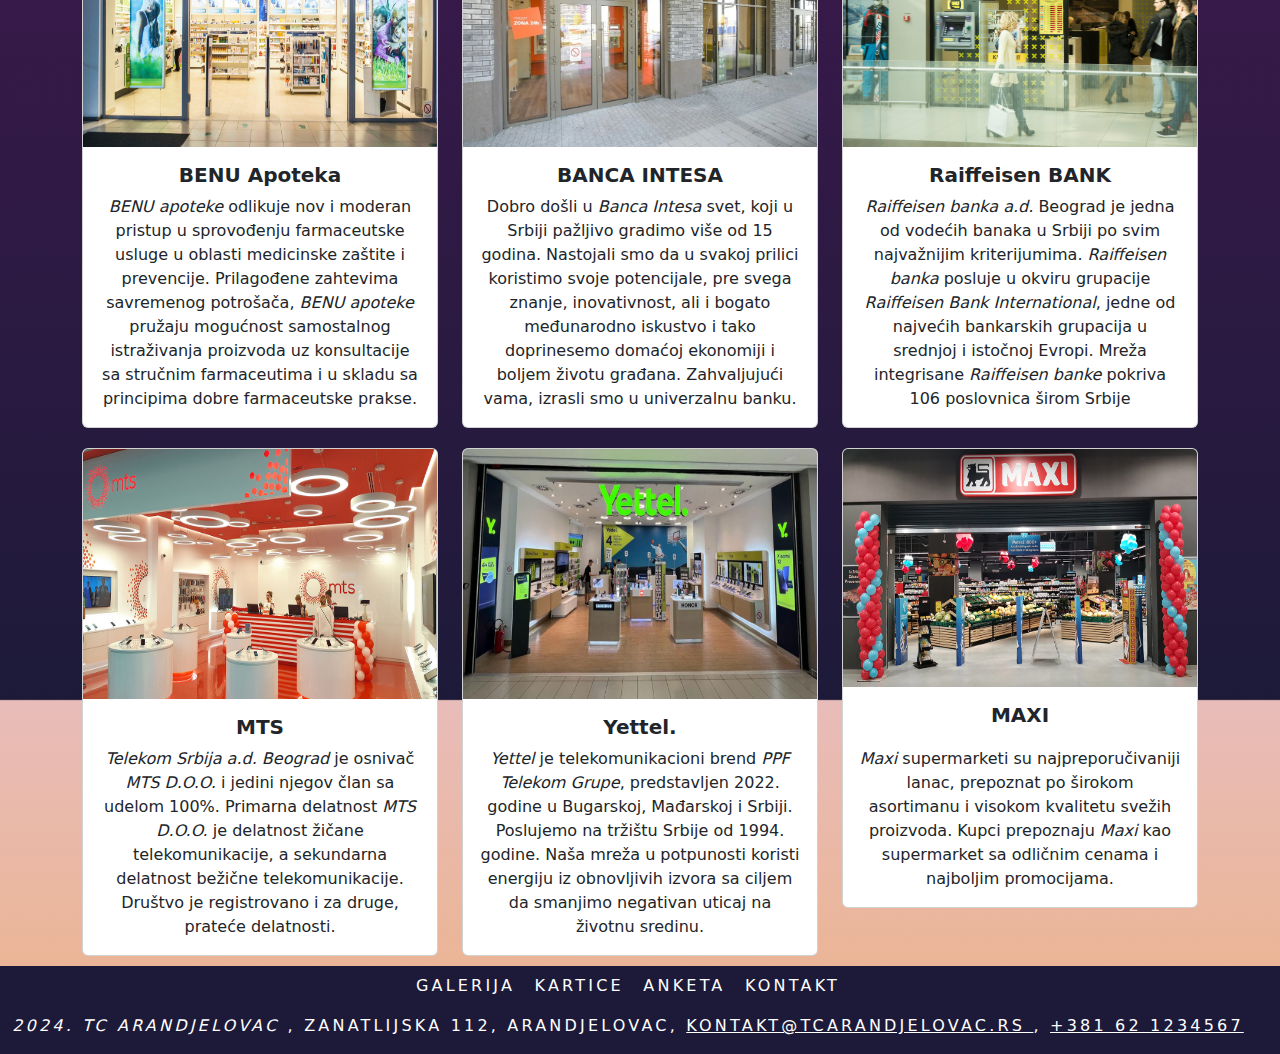
<file: prodavnice.html>
<!doctype html>
<html lang="en">
  <head>
    <meta charset="utf-8">
    <meta name="viewport" content="width=device-width, initial-scale=1, shrink-to-fit=no">
    <meta name="description" content="TC Arandjelovac ima velik broj prodavnica i mozete naci sve sto Vam treba!">
    <meta name="keywords" content="prodavnice, prodavnica, kupovina, popusti">
    <meta name="autor" content="Uros Stojnic, urosnrt622@gs.viser.edu.rs, nrt-6/22">

    <title>TC Arandjelovac</title>
    <link rel="icon" href="img/logor.ico" type="image/icon type">
    <link href="./css/bootstrap.min.css" rel="stylesheet">
    <link rel="stylesheet" type="text/css" href="css/prodavnice.css">
    <link rel="stylesheet" href="https://cdnjs.cloudflare.com/ajax/libs/font-awesome/6.4.2/css/all.min.css" integrity="sha512-z3gLpd7yknf1YoNbCzqRKc4qyor8gaKU1qmn+CShxbuBusANI9QpRohGBreCFkKxLhei6S9CQXFEbbKuqLg0DA==" crossorigin="anonymous" referrerpolicy="no-referrer" />

  </head>
    <body>  
      <nav class="navbar navbar-expand-lg bg-body-tertiary" >
        <div class="container-fluid">
          <a class="navbar-brand" href="index.html"><img src="./img/logor.png" alt="TC Arandjelovac" height="70" width="70"></a>
          <button class="navbar-toggler" type="button" data-bs-toggle="collapse" data-bs-target="#navbarSupportedContent" aria-controls="navbarSupportedContent" aria-expanded="false" aria-label="Toggle navigation">
            <span class="navbar-toggler-icon"></span>
          </button>
          <div class="collapse navbar-collapse" id="navbarSupportedContent">
            <ul class="navbar-nav me-auto mb-2 mb-lg-0">
              <li class="nav-item">
                <a class="nav-link" aria-current="page" href="index.html">Početna</a>
              </li>
              <li class="nav-item">
                <a class="nav-link" href="galerija.html">Galerija</a>
              </li>
              <li class="nav-item">
                <a class="nav-link active" href="prodavnice.html">Prodavnice</a>
              </li>
              <li class="nav-item">
                <a class="nav-link" href="poklonKartica.html">Poklon kartica</a>
              </li>
              <li class="nav-item">
                <a class="nav-link" href="kontakt.html">Kontakt</a>
              </li>
              <li class="nav-item">
                <a class="nav-link" href="anketa.html">Anketa</a>
              </li>
            </ul>
            <ul class="navbar-nav me-5">
              <li class="nav-item">
                <a class="nav-link" href="https://www.facebook.com/?locale=sr_RS"><i class="fa-brands fa-facebook fa-2xl"></i></a>
              </li>
              <li class="nav-item">
                <a class="nav-link" href="https://twitter.com/"><i class="fa-brands fa-x-twitter fa-2xl"></i></a>
              </li>
              <li class="nav-item">
                <a class="nav-link" href="https://www.instagram.com/"><i class="fa-brands fa-instagram fa-2xl"></i></a>
              </li>
            </ul>
          </div>
        </div>
      </nav>
   
      <section id="thumnails">
        <div class="container text-center ">

          <div class="row">
            <div class="col-md-4 velicinaLaptop velicina">
            <div class="card" style="height: 436px;">
                <img src="img/prodavnice/waikiki.jpg"  height="250" width="100" class="card-img-top velicinaLaptopSlika" alt="LC Waikiki">
                <div class="card-body">
                  <h5 class="card-title"><b>LC Waikiki</b></h5>
                  <p class="card-text" style="margin-top: 33px;"><i>LC Waikiki</i> je turski vodeći modni lanac specializovan 
                    za odeću i aksesoar za muškarce, žene i decu svih uzrasta</p>
                </div>
              </div>
            </div>
            <div class="col-md-4 velicinaLaptop2 velicina">
              <div class="card"style="height: 436px;">
                <img src="img/prodavnice/gigatron.jpg" height="250" width="100" class="card-img-top velicinaLaptopSlika" alt="Gigatron">
                <div class="card-body">
                  <h5 class="card-title"><b>Gigatron</b></h5>
                  <p class="card-text"><i>Gigatron</i> je jedan od najvećih lanaca IT prodavnica u Srbiji, koji u svojim prodajnim objektima nudi
                    veliki asortiman najpouzdanijih i povoljnih proizvoda računarske tehnike najvećih brendova.</p>
                </div>
              </div>
            </div>
            <div class="col-md-4 velicinaLaptop1 velicina">
              <div class="card">
                <img src="img/prodavnice/vulkan.jpg" height="250" width="100" class="card-img-top velicinaLaptopSlika" alt="Vulkan knjizara">
                <div class="card-body">
                  <h5 class="card-title"><b>Vulkan Knjižara</b></h5>
                  <p class="card-text">Lanac <i>Knjižare Vulkan</i> nastao je u junu 2010. godine pod sloganom „Erupcija ideja“. 
                    Ono što Vulkan čini drugačijim je veliki izbor knjiga na stranim jezicima iz 
                    oblasti arhitekture, dizajna, umetnosti, grafičkog dizajna.
                  </p>
                </div>
              </div>
            </div>
          </div>

          <div class="row">
            <div class="col-md-4 velicinaLaptop velicina">
              <div class="card" >
                <img src="img/prodavnice/jasmin.jpg"  height="250" width="100" class="card-img-top velicinaLaptopSlika" alt="O nasoj teretani..">
                <div class="card-body">
                  <h5 class="card-title"><b>Jasmin Parfimerija</b></h5>
                  <p class="card-text"><i>JASMIN</i> je 100 odsto domaće preduzeće. 
                    Verne tradiciji, dugoj 68 godina, sve generacije kupuju u Jasmin parfimerijama - 
                    od onih koji se vezuju za klasične, oprobane proizvode do onih koji žele najnovije, 
                    inovativne preparate.
                    </p>
                </div>
              </div>
            </div>
            <div class="col-md-4 velicinaLaptop2 velicina">
              <div class="card" style="height: 435px;">
                <img src="img/prodavnice/buzz.jpg" height="250" width="100" class="card-img-top velicinaLaptopSlika" alt="Oprma u teretani...">
                <div class="card-body">
                  <h5 class="card-title"><b>Buzz</b></h5>
                  <p class="card-text"><i>BUZZ</i> je prvi i najveći SNEAKER STATION u Srbiji.
                    Ako želite da date autentičan pečat svakom autfitu i među prvima prošetate sneaker 
                    modele koji prate poslednje modne trendove, onda je Buzz pravo mesto za vas.
                  </p>
                </div>
              </div>
            </div>
            <div class="col-md-4 velicinaLaptop1 velicina">
              <div class="card">
                <img src="img/prodavnice/nike.png" height="250" width="100" class="card-img-top velicinaLaptopSlika" alt="Nase lokacije teretana...">
                <div class="card-body">
                  <h5 class="card-title"><b>Nike</b></h5>
                  <p class="card-text"><i>Nike</i> je svetski poznata marka sportskog obuća i odeće, koja ima 
                    i nekoliko prodavnica u Srbiji. U njihovim prodavnicama možete naći širok asortiman 
                    <i>Nike</i> proizvoda, uključujući obuću, majice, trenerke i drugih.</p>
                </div>
              </div>
            </div>
          </div>

          <div class="row">
            <div class="col-md-4 velicinaLaptop velicina">
              <div class="card" >
                <img src="img/prodavnice/sinsay.jpg"  height="250" width="100" class="card-img-top velicinaLaptopSlika" alt="O nasoj teretani..">
                <div class="card-body">
                  <h5 class="card-title"><b>Sinsay</b></h5>
                  <p class="card-text"><i>Sinsay</i> je poljski high street brend, čiji je najpoznatiji brend Reserved, 
                    već poznat u našoj zemlji. 
                    Jedna od najvećih prednosti ove robne marke jesu pristupačne cene koje omogućavaju dostupnost 
                    trendi modela garderobe i aksesoara. </p>
                </div>
              </div>
            </div>
            <div class="col-md-4 velicinaLaptop2 velicina ">
              <div class="card" style="height: 435px;">
                <img src="img/prodavnice/sOliver.jpg" height="250" width="100" class="card-img-top velicinaLaptopSlika" alt="Oprma u teretani...">
                <div class="card-body">
                  <h5 class="card-title"><b>s.Oliver</b></h5>
                  <p class="card-text" style="margin-top: 34px;"><i>S.Oliver</i> proizvodi su idealni za ljude koji 
                    vole casual i urban stil, ali takođe nude i elegantne komade za posebne prilike.</p>
                </div>
              </div>
            </div>
            <div class="col-md-4 velicinaLaptop1 velicina">
              <div class="card">
                <img src="img/prodavnice/barbolini.jpg" height="250" width="100" class="card-img-top velicinaLaptopSlika" alt="Nase lokacije teretana...">
                <div class="card-body">
                  <h5 class="card-title"><b>Sartoria Barboneli</b></h5>
                  <p class="card-text"><i>Sartoria BARBOLINI</i> garantuje sjajno shopping iskustvo 
                    za sve zaljubljenike u modu i predstavlja odličan izbor muških i 
                    ženskih italijanskih brendova: Barbolini, Navigare, 
                    Stefanel, Rinascimento, Dixie i drugih.</p>
                </div>
              </div>
            </div>
          </div>

          <div class="row">
            <div class="col-md-4 velicinaLaptop velicina">
              <div class="card" style="height: 436px;">
                <img src="img/prodavnice/legend.jpg"  height="250" width="100" class="card-img-top velicinaLaptopSlika" alt="O nasoj teretani..">
                <div class="card-body">
                  <h5 class="card-title"><b>LEGEND <h6>WORLD WIDE</h6></b></h5>
                  <p class="card-text"> 
                    Sa internacionalnim dizajnom i nepogrešivim kvalitetom mi dizajniramo  
                    stil odevanja savremenog čoveka koji zaslužuje svu sofisticiranost odevnog predmeta.
                  </p>
                </div>
              </div>
            </div>
            <div class="col-md-4 velicinaLaptop2 velicina">
              <div class="card" style="height: 436px;">
                <img src="img/prodavnice/nselection.jpg" height="250" width="100" class="card-img-top velicinaLaptopSlika" alt="Oprma u teretani...">
                <div class="card-body">
                  <h5 class="card-title"><b>n Selection</b></h5>
                  <p class="card-text">Kompanija <i>N Sport</i> je jedan od vodećih distributera najpoznatijih sportskih i 
                    modnih brendova sa više od 100 prodajnih objekata na teritoriji Srbije i Bosne i Hercegovine.</p>
                </div>
              </div>
            </div>
            <div class="col-md-4 velicinaLaptop1 velicina">
              <div class="card" >
                <img src="img/prodavnice/metro.jfif" height="250" width="100" class="card-img-top velicinaLaptopSlika" alt="Nase lokacije teretana...">
                <div class="card-body">
                  <h5 class="card-title"><b>Metro Obuća</b></h5>
                  <p class="card-text">Počeli smo, sada već davne, 1990. godine U Vrbasu. 
                    U srcu Bačke otvorena je prva prodavnica <i>Obuće Metro</i>, dok danas nakon 
                    30 godina uspešnog rada brojimo preko 100 prodavnica koje možete posetiti 
                    u svakom gradu širom Srbije.</p>
                </div>
              </div>
            </div>
          </div>

          <div class="row">
            <div class="col-md-4 velicinaLaptop velicina">
              <div class="card" style="height: 460px;">
                <img src="img/prodavnice/mobileoutfitters.jpg"  height="250" width="100" class="card-img-top velicinaLaptopSlika" alt="O nasoj teretani..">
                <div class="card-body">
                  <h5 class="card-title"><b>Mobile outfitters</b></h5>
                  <p class="card-text"><i>Mobile Outfitters</i> jedinstvena je kompanija za mobilnu opremu 
                    koja veruje u snagu dobrih proizvoda, personalizovanu uslugu i integritet. 
                    Imamo više od 1000 lokacija u više od 60 zemalja, a svaka od njih nudi iste 
                    visokokvalitetne proizvode i usluge.</p>
                </div>
              </div>
            </div>
            <div class="col-md-4 velicinaLaptop2 velicina">
              <div class="card">
                <img src="img/prodavnice/computerland.jpeg" height="250" width="100" class="card-img-top velicinaLaptopSlika" alt="Oprma u teretani...">
                <div class="card-body">
                  <h5 class="card-title"><b>Computerland</b></h5>
                  <p class="card-text">U <i>ComputerLand</i> prodavnicama se može pronaći najveći 
                    gejming-gedžet asortiman u regionu. Izdvajamo
                     <i>Future by ComputerLand</i> koncept prodavnica koja je kao takva jedinstvena 
                    na našem tržištu i pruža posetiocima poseban ugođaj prilikom kupovine.</p>
                </div>
              </div>
            </div>
            <div class="col-md-4 velicinaLaptop1 velicina">
              <div class="card" style="height: 460px;">
                <img src="img/prodavnice/dexyco.jpg" height="250" width="100" class="card-img-top velicinaLaptopSlika" alt="Nase lokacije teretana...">
                <div class="card-body">
                  <h5 class="card-title"><b>Dexy Co Kids</b></h5>
                  <p class="card-text">
                    Svetski poznatih brendova, razvijanju velike mreže maloprodajnih objekata 
                    u Srbiji i regionu, kreiranju kompletne ponude za mališane svih uzrasta, 
                    kao i širenju asortimana na kategorije bebi opreme, dečije garderobe i obuće, 
                    knjiga i školskog pribora.</p>
                </div>
              </div>
            </div>
          </div>

          <div class="row">
            <div class="col-md-4 velicinaLaptop velicina">
              <div class="card" style="height: 480px;">
                <img src="img/prodavnice/obrock.jpg"  height="250" width="100" class="card-img-top velicinaLaptopSlika" alt="O nasoj teretani..">
                <div class="card-body">
                  <h5 class="card-title"><b>Obrock</b></h5>
                  <p class="card-text" style="margin-top: 53px;">Lanac ishrane Obrok se bavi time da uvek ima širok izbor gotovih jela koje kupci u svakom trenutnku mogu da kupe.</p>
                </div>
              </div>
            </div>
            <div class="col-md-4 velicinaLaptop2 velicina">
              <div class="card" style="height: 480px;">
                <img src="img/prodavnice/mcdonalds.jpg" height="250" width="100" class="card-img-top velicinaLaptopSlika" alt="Oprma u teretani...">
                <div class="card-body">
                  <h5 class="card-title"><b>McDonald's</b></h5>
                  <p class="card-text">McDonald’s restorani u Srbiji deo su najpoznatijeg 
                    i najvećeg lanca restorana u svetu. Naš uspeh zasnivamo 
                    na vrednostima: savršen kvalitet bez kompromisa, efikasna i ljubazna 
                    usluga, kao i besprekorna čistoća. Za proteklih 35 godina, McDonald’s restorani 
                    u Srbiji uslužili su milione gostiju.</p>
                </div>
              </div>
            </div>
            <div class="col-md-4 velicinaLaptop1 velicina">
              <div class="card" style="height: 480px;">
                <img src="img/prodavnice/kfc.jpg" height="250" width="100" class="card-img-top velicinaLaptopSlika" alt="Nase lokacije teretana...">
                <div class="card-body">
                  <h5 class="card-title"><b>KFC</b></h5>
                  <p class="card-text">Danas je teško poverovati da je 1930.godine, 
                    otvoren prvi KFC restoran i imao samo jedinstveni 
                    recept za piletinu i veliku veru u svoj uspeh. Od samog početka vodio ga 
                    je jedan princip, kojem je ostao veran, i koga se strogo pridržavao, maksimalno 
                    se posveti onome što radiš i čini to što je bolje moguće!</p>
                </div>
              </div>
            </div>
          </div>

          <div class="row">
            <div class="col-md-4 velicinaLaptop velicina">
              <div class="card" style="height: 460px;">
                <img src="img/prodavnice/buritomadre.jfif"  height="250" width="100" class="card-img-top velicinaLaptopSlika" alt="O nasoj teretani..">
                <div class="card-body">
                  <h5 class="card-title"><b>Burrito Madre</b></h5>
                  <p class="card-text">U našoj kuhinji radi vredni tim kuvara koji 24 sata sprema hranu za vas. 
                    Kuvamo, seckamo, mariniramo, pečemo.. sve radimo sami i ništa ne 
                    dolazi iz konzerve ili automata. Znamo da živite užurbano, ali to nije prepreka za zdravu ishranu. 
                  </p>
                </div>
              </div>
            </div>
            <div class="col-md-4 velicinaLaptop2 velicina">
              <div class="card">
                <img src="img/prodavnice/richard-gyros.jpg" height="250" width="100" class="card-img-top velicinaLaptopSlika" alt="Oprma u teretani...">
                <div class="card-body">
                  <h5 class="card-title"><b>Richard Gyros</b></h5>
                  <p class="card-text">Gyros se priprema po originalnoj grčkoj recepturi. U procesu pripreme gyrosa i različitih gyros specijaliteta u 
                    vidu pasti, salata i sendviča, na dnevnom nivou koristimo sveže pileće i svinjsko meso 
                    od renomiranih domaćih dobavljača, dok sve naše začine uvozimo direktno iz Grčke.</p>
                </div>
              </div>
            </div>
            <div class="col-md-4 velicinaLaptop1 velicina">
              <div class="card">
                <img src="img/prodavnice/starbbucks.png" height="250" width="100" class="card-img-top velicinaLaptopSlika" alt="Nase lokacije teretana...">
                <div class="card-body">
                  <h5 class="card-title"><b>STARBUCKS®</b></h5>
                  <p class="card-text"><i>STARBUCKS®</i> posebnu pažnju posvećuje tome da sve što radi, 
                    poštuje baš tu vezu: od posvećenosti najkvalitetnijoj kafi na svetu. <i>STARBUCKS®</i> je 
                    počeo kao samo jedan kafić, pre skoro četrdeset godina i od tada, gde god da se 
                    pojavi, pokušava da ga učini boljim u odnosu na ranije.</p>
                </div>
              </div>
            </div>
          </div>

          <div class="row">
            <div class="col-md-4 velicinaLaptop velicina">
              <div class="card" >
                <img src="img/prodavnice/ps.jpg"  height="250" width="100" class="card-img-top velicinaLaptopSlika" alt="O nasoj teretani..">
                <div class="card-body">
                  <h5 class="card-title"><b>P...S...</b></h5>
                  <p class="card-text">Modna marka "P....S....fashion" je sve prisutnija i zapaženija na našoj modnoj sceni. 
                    Mi se bavimo kreiranjem i proizvodnjom originalnih modela vrhunskog dizajna, a naša večita i nepresušna 
                    inspiracija je žena u svim segmentima savremenog života.
                  </p>
                </div>
              </div>
            </div>
            <div class="col-md-4 velicinaLaptop2 velicina">
              <div class="card" style="height: 460px;">
                <img src="img/prodavnice/pullandbear.jfif" height="250" width="100" class="card-img-top velicinaLaptopSlika" alt="Oprma u teretani...">
                <div class="card-body">
                  <h5 class="card-title"><b>PULL&BEAR</b></h5>
                  <p class="card-text">Pull&Bear počinje ima nameru da
                    oblači mlade ljude koji su posvećeni svom okruženju, koji žive u zajednici i povezani su jedni 
                    s drugima. Mladih ljudi koji se oblače opušteno, koji beže od stereotipa i koji žele da se 
                    osećaju dobro u svojoj odeći. </p>
                </div>
              </div>
            </div>
            <div class="col-md-4 velicinaLaptop1 velicina">
              <div class="card" style="height: 460px;">
                <img src="img/prodavnice/extreme-intimo.jpg" height="250" width="100" class="card-img-top velicinaLaptopSlika" alt="Nase lokacije teretana...">
                <div class="card-body">
                  <h5 class="card-title"><b>Extreme <b>Intimo</b></b></h5>
                  <p class="card-text" style="margin-top: 25px;">Inspirisani lepotom, porodicom, igrom i osećajem nežnosti, 
                    započeli smo put kreiranja nezamenjivog rešenja za sve one 
                    koji žele samo najkvalitetnije i najbolje za njih i njihove najbliže. 
                  </p>
                </div>
              </div>
            </div>
          </div>

          <div class="row">
            <div class="col-md-4 velicinaLaptop velicina">
              <div class="card" >
                <img src="img/prodavnice/h&m.jpg"  height="250" width="100" class="card-img-top velicinaLaptopSlika" alt="O nasoj teretani..">
                <div class="card-body">
                  <h5 class="card-title"><b>H&M</b></h5>
                  <p class="card-text">Od jedne prodavnice u švedskom 
                    gradu Vesterosu do globalne kompanije kakva smo danas, 
                    naša priča je priča o rastu i promenama.
                    U vreme kada moda nije bila dostupna svima, Erling Persson 
                    došao je na ideju da prodaje žensku odeću po pristupačnim cenama. 
                    Prodavnicu je nazvao „Hennes”, što na švedskom znači „njeno”. </p>
                </div>
              </div>
            </div>
            <div class="col-md-4 velicinaLaptop2 velicina">
              <div class="card" style="height: 484px;">
                <img src="img/prodavnice/womens-secret.jpg" height="250" width="100" class="card-img-top velicinaLaptopSlika" alt="Oprma u teretani...">
                <div class="card-body">
                  <h5 class="card-title"><b>Women'secret</b></h5>
                  <p class="card-text" style="margin-top: 20px;"><i>Women'secret</i> je brend donjeg veša, odeće za spavanje, 
                    dodataka i kupaćih kostima za današnje žene. 
                    Stvaramo nove ideje kako bismo život učinili lakšim i srećnijim,
                     ponekad izazivajući emocije, a drugi dajući rešenja. 
                     Mi smo specijalisti za ženski univerzum, brend koji su kreirale i za žene.</p>
                </div>
              </div>
            </div>
            <div class="col-md-4 velicinaLaptop1 velicina">
              <div class="card" style="height: 484px;">
                <img src="img/prodavnice/s&kjokic.jpg" height="250" width="100" class="card-img-top velicinaLaptopSlika" alt="Nase lokacije teretana...">
                <div class="card-body">
                  <h5 class="card-title"><b>S&L Jokić</b></h5>
                  <p class="card-text" style="margin-top: 20px;"><i>S&L</i> d.o.o. je privatna kompanija koja 
                    se bavi maloprodajom i veleprodajom ručnih satova i nakita kao 
                    i trgovinom zlatnog nakita iz sopstvene proizvodnje. 
                    Osnovana 1999.godine od strane porodice Jokić koja se do tada uspešno 
                    bavila proizvodnjom i trgovinom zlatnog nakita.</p>
                </div>
              </div>
            </div>
          </div>

          <div class="row">
            <div class="col-md-4 velicinaLaptop velicina">
              <div class="card" >
                <img src="img/prodavnice/benu.png"  height="250" width="100" class="card-img-top velicinaLaptopSlika" alt="O nasoj teretani..">
                <div class="card-body">
                  <h5 class="card-title"><b>BENU Apoteka</b></h5>
                  <p class="card-text"><i>BENU apoteke</i> odlikuje nov i moderan pristup u 
                    sprovođenju farmaceutske usluge u oblasti medicinske zaštite i 
                    prevencije. Prilagođene zahtevima savremenog potrošača, <i>BENU 
                    apoteke</i> pružaju mogućnost samostalnog istraživanja proizvoda uz 
                    konsultacije sa stručnim farmaceutima i u skladu sa principima dobre 
                    farmaceutske prakse.</p>
                </div>
              </div>
            </div>
            <div class="col-md-4 velicinaLaptop2 velicina">
              <div class="card">
                <img src="img/prodavnice/intesabanka.png" height="250" width="100" class="card-img-top velicinaLaptopSlika" alt="Oprma u teretani...">
                <div class="card-body">
                  <h5 class="card-title"><b>BANCA INTESA</b></h5>
                  <p class="card-text">Dobro došli u <i>Banca Intesa</i> svet, koji u 
                    Srbiji pažljivo gradimo više od 15 godina. Nastojali smo da 
                    u svakoj prilici koristimo svoje potencijale, pre svega znanje, 
                    inovativnost, ali i bogato međunarodno iskustvo i tako doprinesemo 
                    domaćoj ekonomiji i boljem životu građana. 
                    Zahvaljujući vama, izrasli smo u univerzalnu banku.</p>
                </div>
              </div>
            </div>
            <div class="col-md-4 velicinaLaptop1 velicina">
              <div class="card">
                <img src="img/prodavnice/raifeisenbank.jpg" height="250" width="100" class="card-img-top velicinaLaptopSlika" alt="Nase lokacije teretana...">
                <div class="card-body">
                  <h5 class="card-title"><b>Raiffeisen BANK</b></h5>
                  <p class="card-text"><i>Raiffeisen banka a.d.</i> Beograd je jedna od vodećih 
                    banaka u Srbiji po svim najvažnijim kriterijumima. 
                    <i>Raiffeisen banka</i> posluje u okviru grupacije <i>Raiffeisen Bank International</i>, 
                    jedne od najvećih bankarskih grupacija u srednjoj i istočnoj Evropi. 
                    Mreža integrisane <i>Raiffeisen banke</i> pokriva 106 poslovnica širom Srbije</p>
                </div>
              </div>
            </div>
          </div>

          <div class="row">
            <div class="col-md-4 velicinaLaptop velicina">
              <div class="card" >
                <img src="img/prodavnice/mts.jpg"  height="250" width="100" class="card-img-top velicinaLaptopSlika" alt="O nasoj teretani..">
                <div class="card-body">
                  <h5 class="card-title"><b>MTS</b></h5>
                  <p class="card-text"><i>Telekom Srbija a.d. Beograd</i> je osnivač <i>MTS D.O.O.</i> 
                    i jedini njegov član sa udelom 100%.
                    Primarna delatnost <I>MTS D.O.O.</I> je delatnost žičane telekomunikacije, 
                    a sekundarna delatnost bežične telekomunikacije. 
                    Društvo je registrovano i za druge, prateće delatnosti.</p>
                </div>
              </div>
            </div>
            <div class="col-md-4 velicinaLaptop2 velicina">
              <div class="card">
                <img src="img/prodavnice/yettel.jpg" height="250" width="100" class="card-img-top velicinaLaptopSlika" alt="Oprma u teretani...">
                <div class="card-body">
                  <h5 class="card-title"><b>Yettel.</b></h5>
                  <p class="card-text"><i>Yettel</i> je telekomunikacioni brend <i>PPF Telekom Grupe</i>, predstavljen 
                    2022. godine u Bugarskoj, Mađarskoj i Srbiji. Poslujemo na tržištu Srbije od 1994. godine.
                    Naša mreža u potpunosti koristi energiju iz obnovljivih izvora sa ciljem da smanjimo negativan 
                    uticaj na životnu sredinu.
                  </p>
                </div>
              </div>
            </div>
            <div class="col-md-4 velicinaLaptop1 velicina" style="margin-bottom: 50px;">
              <div class="card" style="height: 460px;">
                <img src="img/prodavnice/maxi.jpg" height="250" width="100" class="card-img-top velicinaLaptopSlika" alt="Nase lokacije teretana...">
                <div class="card-body">
                  <h5 class="card-title"><b>MAXI</b></h5>
                  <p class="card-text" style="margin-top: 20px;"><i>Maxi</i> supermarketi su najpreporučivaniji 
                    lanac, prepoznat po širokom asortimanu i visokom kvalitetu svežih proizvoda.
                    Kupci prepoznaju <i>Maxi</i> kao supermarket sa odličnim cenama i najboljim promocijama.
                  </p>
                </div>
              </div>
            </div>
          </div>

        </div>
</section>

    <footer class="position-absolute primarna-pozadina-footer primarna-boja-pozadine mt-2" style="width: 100%; position: fixed">
      <div class="row text-center container-fluid">
        <div class="col-md-12">
          <ul class="list-inline pt-2">
            <li class="list-inline-item">
              <a href="galerija.html">Galerija</a>
            </li>
            <li class="list-inline-item">
              <a href="poklonKartica.html">Kartice</a>
            </li>
            <li class="list-inline-item">
              <a href="anketa.html">Anketa</a>
            </li>
            <li class="list-inline-item">
              <a href="kontakt.html">Kontakt</a>
            </li>
          </ul>
          <p><i class="fa-solid fa-copyright"> 2024.  TC Arandjelovac</i> , Zanatlijska 112, Arandjelovac, 
            <a href="mailto:kontakt@BodyForge.rs"> kontakt@TCArandjelovac.rs </a>, <a href="tel:+381621234567"> +381 62 1234567 </a></p>
        </div>
      </div>
    </footer>

        <script src="./js/bootstrap.bundle.min.js" ></script>
    </body>
</html>
</file>
<file: css/anketa.css>
button {
  margin: 50px 250px;
  text-align: center;
  position: absolute;
}

.container {
  margin: 0 auto;
  width: 950px;
}

body {
  height: 950px;
  background-image: linear-gradient(#e8bcb9, #F39F2A, #ae445a, #662549, #451952, #1d1a39);
}

.pitanja {
  margin-bottom: 10px;
}

.okvir-teksta {
  border-radius: 0.33rem;
  background: rgba(0, 0, 0, 0.4);
  color: white;
  bottom: 50px;
  right: 400px;
  left: 350px;
  padding: 10px;
  margin-bottom: 10px;
  height: 280px;
  margin-left: 10px;
}

.okvir-teksta2 {
  border-radius: 0.33rem;
  background: rgba(0, 0, 0, 0.4);
  color: white;
  bottom: 50px;
  right: 400px;
  left: 350px;
  padding: 10px;
  margin-bottom: 30px;
  height: 250px;
  margin-left: 300px;
}

ul.navbar-nav > li > a {
  letter-spacing: 0.2rem;
  text-transform: uppercase;
}
ul.navbar-nav > li.nav-item.dropdown > .dropdown-menu > li > a {
  letter-spacing: 0.15rem;
}

.navbar {
  background-color: #f39f5a !important;
}

section {
  margin-top: 2rem;
}

.list-unstyled li.bottom-border-red {
  padding: 1.5rem;
  border-bottom: 1px solid #000000;
}
.list-unstyled li a {
  text-decoration: none;
  color: black;
}
.list-unstyled li a:hover {
  color: #323232;
}

.my-unstyled-list {
  list-style: none;
}

.primarna-boja-slova .primarna-boja-slova a {
  color: #e8bcb9 !important;
}

.active {
  background-color: #f5af5e !important;
  border-radius: 0.33rem !important;
}
.active:hover {
  background-color: transparent !important;
}

.social-icon:hover {
  background-color: #5A3161 !important;
  border-radius: 50% !important;
}

/*Footer*/
.primarna-pozadina-footer {
  background-color: #1d1a39 !important;
}

footer {
  text-align: center !important;
  flex-shrink: 0;
  margin-top: auto;
}
footer li a {
  color: white !important;
  text-align: center;
  text-decoration: none;
  text-transform: uppercase;
  letter-spacing: 0.2rem;
  padding: 0.2rem;
  transition: color 0.4s ease-in;
}
footer a {
  color: white;
  text-align: center;
  letter-spacing: 0.2rem;
  text-transform: uppercase;
}
footer a:hover {
  background-color: #f5af5e !important;
  color: #1d1a39 !important;
  border-radius: 0.33rem !important;
  transition: 1s;
}
footer p {
  color: white;
  text-align: center;
  letter-spacing: 0.2rem;
  text-transform: uppercase;
}
footer ul {
  text-align: center;
}

/*ZAVRSETAK CSS ZA FOOTER*//*# sourceMappingURL=anketa.css.map */
</file>
<file: css/style.css>
.body-za-boju {
  background-color: #fff !important;
}

body {
  height: 1950px !important;
  background-image: linear-gradient(#e8bcb9, #F39F2A, #ae445a, #662549, #451952, #1d1a39);
}

ul.navbar-nav > li > a {
  letter-spacing: 0.2rem;
  text-transform: uppercase;
}
ul.navbar-nav > li.nav-item.dropdown > .dropdown-menu > li > a {
  letter-spacing: 0.15rem;
}

.navbar {
  background-color: #f39f5a !important;
}

section {
  margin-top: 2rem;
}

.list-unstyled li.bottom-border-red {
  padding: 1.5rem;
  border-bottom: 1px solid #000000;
}
.list-unstyled li a {
  text-decoration: none;
  color: black;
}
.list-unstyled li a:hover {
  color: #323232;
}

.my-unstyled-list {
  list-style: none;
}

.primarna-boja-slova .primarna-boja-slova a {
  color: #e8bcb9 !important;
}

.active {
  background-color: #f5af5e !important;
  border-radius: 0.33rem !important;
}
.active:hover {
  background-color: transparent !important;
}

.social-icon:hover {
  background-color: #5A3161 !important;
  border-radius: 50% !important;
}

input {
  box-shadow: 0 0 0 0.25rem rgb(13, 110, 253);
}

/*Footer*/
.primarna-pozadina-footer {
  background-color: #1d1a39 !important;
}

footer {
  text-align: center !important;
  flex-shrink: 0;
  margin-top: auto;
}
footer li a {
  color: white !important;
  text-align: center;
  text-decoration: none;
  text-transform: uppercase;
  letter-spacing: 0.2rem;
  padding: 0.2rem;
  transition: color 0.4s ease-in;
}
footer a {
  color: white;
  text-align: center;
  letter-spacing: 0.2rem;
  text-transform: uppercase;
}
footer a:hover {
  background-color: #f5af5e !important;
  color: #1d1a39 !important;
  border-radius: 0.33rem !important;
  transition: 1s;
}
footer p {
  color: white;
  text-align: center;
  letter-spacing: 0.2rem;
  text-transform: uppercase;
}
footer ul {
  text-align: center;
}

/*ZAVRSETAK CSS ZA FOOTER*/
address a {
  color: #fff !important;
  text-decoration: none;
}

.container {
  margin: 0 auto;
  width: 950px;
}

.btn-primary {
  --bs-btn-color: $color_6;
  --bs-btn-bg: $color_8;
  --bs-btn-border-color: $color_8;
  --bs-btn-hover-color: $color_6;
  --bs-btn-hover-bg: $color_9;
  --bs-btn-hover-border-color: $color_9;
}

.slika {
  width: 800px;
  height: 850px;
}

.okvir-teksta {
  position: absolute;
  border-radius: 0.33rem;
  background: rgba(0, 0, 0, 0.6);
  color: white;
  bottom: 50px;
  right: 400px;
  left: 400px;
  padding: 10px;
}

.okvir-teksta1 {
  border-radius: 0.33rem;
  background: rgba(0, 0, 0, 0.4);
  color: white;
  bottom: 50px;
  right: 400px;
  left: 350px;
  padding: 10px;
}

.stil-slova {
  text-transform: uppercase;
}

.slide {
  width: 1600px;
  height: 850px;
  margin-left: 150px;
}

.okvir-teksta2 {
  border-radius: 0.33rem;
  background: rgba(0, 0, 0, 0.4);
  color: white;
  bottom: 50px;
  right: 400px;
  left: 350px;
  padding: 10px;
  width: 250px;
}

.okvir-teksta3 {
  border-radius: 0.33rem;
  background: rgba(0, 0, 0, 0.4);
  color: white;
  bottom: 50px;
  right: 400px;
  left: 350px;
  padding: 10px;
  width: 450px;
}

.okvir-teksta4 {
  border-radius: 0.33rem;
  background: rgba(0, 0, 0, 0.4);
  color: white;
  bottom: 50px;
  right: 400px;
  left: 350px;
  padding: 10px;
  width: 450px;
}

.logo-onama {
  border-radius: 0.33rem;
  display: block;
  margin-left: auto;
  margin-right: auto;
}

div button a {
  text-decoration: none;
  color: #000000;
}

.hover1:hover {
  color: #fff;
}

.okvir-teksta5 {
  border-radius: 0.33rem;
  background: rgba(0, 0, 0, 0.4);
  color: white;
  bottom: 50px;
  right: 400px;
  left: 350px;
  padding: 10px;
  width: 620px;
  margin-bottom: 10px;
  height: 100px;
  margin-left: 10px;
}

.izgledTeksta {
  font-size: 18px;
}/*# sourceMappingURL=style.css.map */
</file>
<file: css/galerijaProba.css>
.slides{
    margin-top: 100px;
    margin-left: 320px;
    width: 1200px;
    height: 600px;
    display: block;
    
    position: relative;
    overflow: hidden;
}
.slides *{
    user-select: none;
    -ms-user-select: none;
    -moz-user-select: none;
    -webkit-user-select: none;
    -webkit-touch-callout: none;
}
.slides input{
    display: none;
}
.slide-container{
    display: block;
}
.slide{
    position: absolute;
    opacity: 0;
    display: block;
    transform: scale(0);
    transition: .7s ease-in-out;
}
.slide img{
    width: 1200px;
    height: 100%;
    margin-left: -150px;
}
.nav label{
    width: 20%;
    height: 100%;
    position: absolute;
    display: none;
    opacity: 0;
    z-index: 9;
    transition: opacity 0.2s;
    color: #fff;
    font-size: 156pt;
    text-align: center;
    line-height: 580px;
    background-color: rgba(255, 255, 255, .3);
    text-shadow: 0 0 15px rgb(119, 119, 119);
}
.slide:hover + .nav label{
    opacity: 0.5;
}
.nav label:hover{
    opacity: 1;
}
.nav .next{
    right: 0;
}
input:checked + .slide-container .slide{
    opacity: 1;
    transform: scale(1);
    transition: opacity 1s ease-in-out;
}
input:checked + .slide-container .nav label{
    display: block;
}
.nav-dots{
    width: 100%;
    height: 14px;
    position: absolute;
    margin-top: 9px;
    display: block;
    text-align: center;
    bottom: 15px;
}
.nav-dots .nav-dot{
    margin-top: -5px;
    position: relative;
    width: 14px;
    height: 14px;
    margin: 0 4px 0 4px;
    display: inline-block;
    background-color: rgba(0, 0, 0, 0.6);
}
.nav-dots .nav-dot:hover{
    cursor: pointer;
    background-color: rgba(0, 0, 0, 0.8);
}
input#img-1:checked~.nav-dots label#img-dot-1{
    background: rgba(0, 0, 0, 0.8);
}
input#img-2:checked~.nav-dots label#img-dot-2{
    background: rgba(0, 0, 0, 0.8);
}
input#img-3:checked~.nav-dots label#img-dot-3{
    background: rgba(0, 0, 0, 0.8);
}
input#img-4:checked~.nav-dots label#img-dot-4{
    background: rgba(0, 0, 0, 0.8);
}
input#img-5:checked~.nav-dots label#img-dot-5{
    background: rgba(0, 0, 0, 0.8);
}
input#img-6:checked~.nav-dots label#img-dot-6{
    background: rgba(0, 0, 0, 0.8);
}

ul.navbar-nav>li>a{
    letter-spacing: 0.2rem;
    text-transform: uppercase;
}

ul.navbar-nav>li.nav-item.dropdown>.dropdown-menu>li>a{
    letter-spacing: 0.15rem;
}
section{
    margin-top: 2rem;
}
.list-unstyled li{
    padding: 1.5rem;
    border-bottom: 1px solid #d33a3a;
}
.list-unstyled li a{
    text-decoration: none;
    color: black;
}
.list-unstyled li a:hover{
    color: #323232;
}
</file>
<file: css/poklonKartica.css>
body {
  background-image: linear-gradient(#e8bcb9, #F39F2A, #ae445a, #662549, #451952, #1d1a39);
}

.container {
  margin: 0 auto;
  width: 950px;
}

ul.navbar-nav > li > a {
  letter-spacing: 0.2rem;
  text-transform: uppercase;
}
ul.navbar-nav > li.nav-item.dropdown > .dropdown-menu > li > a {
  letter-spacing: 0.15rem;
}

.navbar {
  background-color: #f39f5a !important;
}

section {
  margin-top: 2rem;
}

.list-unstyled li.bottom-border-red {
  padding: 1.5rem;
  border-bottom: 1px solid #000000;
}
.list-unstyled li a {
  text-decoration: none;
  color: black;
}
.list-unstyled li a:hover {
  color: #323232;
}

.my-unstyled-list {
  list-style: none;
}

.primarna-boja-slova .primarna-boja-slova a {
  color: #e8bcb9 !important;
}

.active {
  background-color: #f5af5e !important;
  border-radius: 0.33rem !important;
}
.active:hover {
  background-color: transparent !important;
}

.social-icon:hover {
  background-color: #5A3161 !important;
  border-radius: 50% !important;
}

input {
  box-shadow: 0 0 0 0.25rem rgb(13, 110, 253);
}

/*Footer*/
.primarna-pozadina-footer {
  background-color: #1d1a39 !important;
}

footer {
  text-align: center !important;
  flex-shrink: 0;
  margin-top: auto;
}
footer li a {
  color: white !important;
  text-align: center;
  text-decoration: none;
  text-transform: uppercase;
  letter-spacing: 0.2rem;
  padding: 0.2rem;
  transition: color 0.4s ease-in;
}
footer a {
  color: white;
  text-align: center;
  letter-spacing: 0.2rem;
  text-transform: uppercase;
}
footer a:hover {
  background-color: #f5af5e !important;
  color: #1d1a39 !important;
  border-radius: 0.33rem !important;
  transition: 1s;
}
footer p {
  color: white;
  text-align: center;
  letter-spacing: 0.2rem;
  text-transform: uppercase;
}
footer ul {
  text-align: center;
}

/*ZAVRSETAK CSS ZA FOOTER*//*# sourceMappingURL=poklonKartica.css.map */
</file>
<file: css/prodavnice.css>
body {
  background-image: linear-gradient(#e8bcb9, #F39F2A, #ae445a, #662549, #451952, #1d1a39);
  height: 5500px;
}

.velicina {
  margin-top: 20px;
}

/*NAVIGACIONI BAR*/
ul.navbar-nav > li > a {
  letter-spacing: 0.2rem;
  text-transform: uppercase;
}
ul.navbar-nav > li.nav-item.dropdown > .dropdown-menu > li > a {
  letter-spacing: 0.15rem;
}

.navbar {
  background-color: #f39f5a !important;
}

.active {
  background-color: #f5af5e !important;
  border-radius: 0.33rem !important;
}

/*ZAVRSETAK NAVIGACIONOG BARA*/
/*Footer*/
.primarna-pozadina-footer {
  background-color: #1d1a39 !important;
}

footer {
  text-align: center !important;
  flex-shrink: 0;
  margin-top: auto;
}
footer li a {
  color: white !important;
  text-align: center;
  text-decoration: none;
  text-transform: uppercase;
  letter-spacing: 0.2rem;
  padding: 0.2rem;
  transition: color 0.4s ease-in;
}
footer a {
  color: white;
  text-align: center;
  letter-spacing: 0.2rem;
  text-transform: uppercase;
}
footer a:hover {
  background-color: #f5af5e !important;
  color: #1d1a39 !important;
  border-radius: 0.33rem !important;
  transition: 1s;
}
footer p {
  color: white;
  text-align: center;
  letter-spacing: 0.2rem;
  text-transform: uppercase;
}
footer ul {
  text-align: center;
}

/*ZAVRSETAK CSS ZA FOOTER*//*# sourceMappingURL=prodavnice.css.map */
</file>
